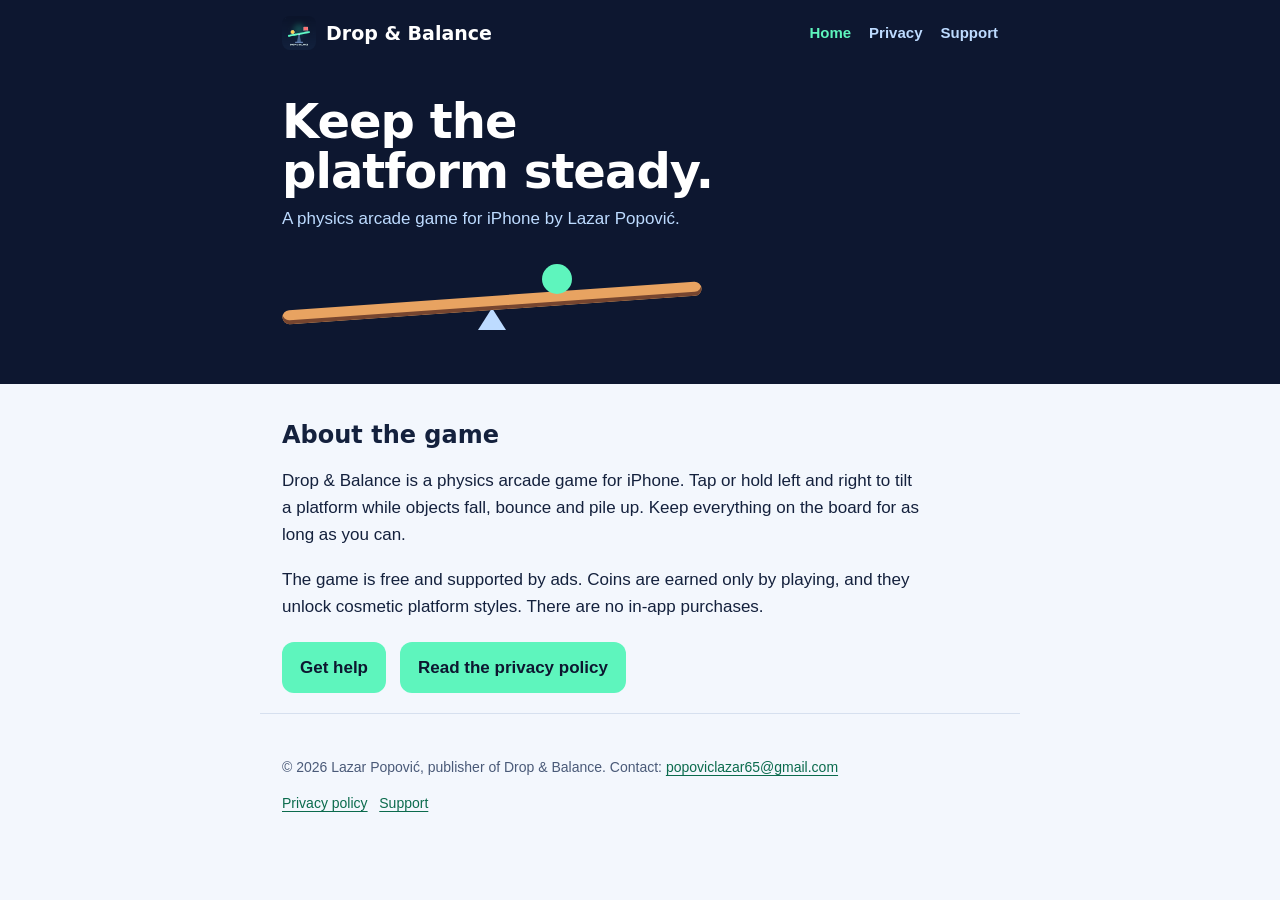
<file: index.html>
<!DOCTYPE html>
<html lang="en">
<head>
<meta charset="utf-8">
<meta name="viewport" content="width=device-width, initial-scale=1, viewport-fit=cover">
<title>Drop & Balance – physics arcade game for iPhone</title>
<meta name="description" content="Drop & Balance is a free physics arcade game for iPhone. Keep the platform steady as objects fall.">
<link rel="icon" href="app-icon.png">
<link rel="apple-touch-icon" href="app-icon.png">
<link rel="stylesheet" href="style.css">
</head>
<body>
<header class="top">
  <div class="bar">
    <a class="brand" href="index.html"><img src="app-icon.png" alt="">Drop &amp; Balance</a>
    <nav aria-label="Main"><a href="index.html" aria-current="page">Home</a><a href="privacy.html">Privacy</a><a href="support.html">Support</a></nav>
  </div>
  <div class="hero">
    <h1>Keep the platform steady.</h1>
    <p>A physics arcade game for iPhone by Lazar Popović.</p>
    <div class="seesaw" aria-hidden="true"><div class="pivot"></div><div class="plank"></div><div class="ball"></div></div>
  </div>
</header>
<main>
<h2>About the game</h2>
<p>Drop &amp; Balance is a physics arcade game for iPhone. Tap or hold left and right to tilt a platform while objects fall, bounce and pile up. Keep everything on the board for as long as you can.</p>
<p>The game is free and supported by ads. Coins are earned only by playing, and they unlock cosmetic platform styles. There are no in-app purchases.</p>
<ul class="links">
  <li><a href="support.html">Get help</a></li>
  <li><a href="privacy.html">Read the privacy policy</a></li>
</ul>
</main>
<footer>
  <p>© 2026 Lazar Popović, publisher of Drop &amp; Balance. Contact: <a href="mailto:popoviclazar65@gmail.com">popoviclazar65@gmail.com</a></p>
  <p><a href="privacy.html">Privacy policy</a> &nbsp; <a href="support.html">Support</a></p>
</footer>
</body>
</html>
</file>
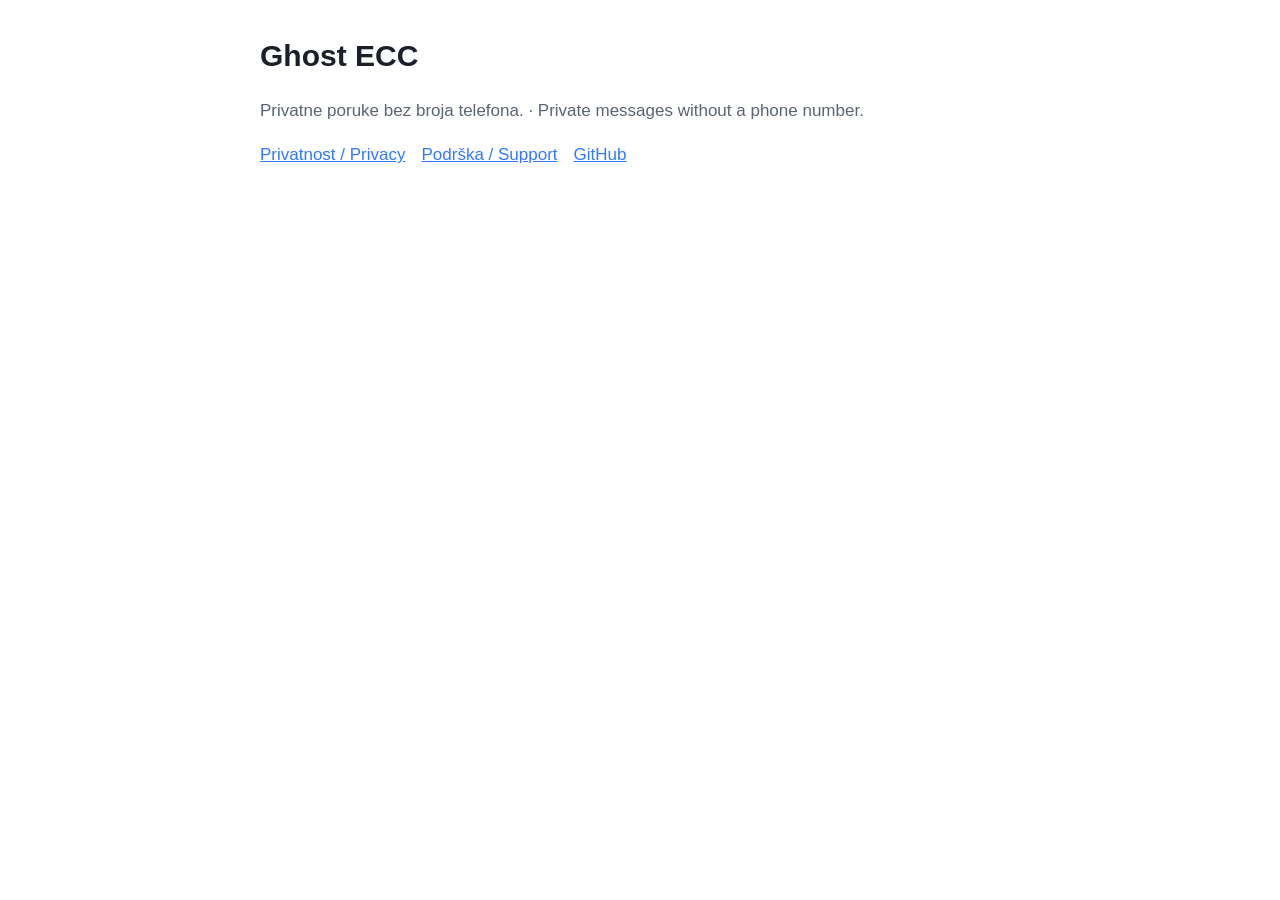
<file: ghostecc/index.html>
<!doctype html>
<html lang="en"><head><meta charset="utf-8"><meta name="viewport" content="width=device-width, initial-scale=1">
<title>Ghost ECC</title><link rel="stylesheet" href="style.css"></head>
<body><main>
<h1>Ghost ECC</h1>
<p class="muted">Privatne poruke bez broja telefona. · Private messages without a phone number.</p>
<nav><a href="privacy.html">Privatnost / Privacy</a><a href="support.html">Podrška / Support</a><a href="https://github.com/popoviclazar/ghostecc">GitHub</a></nav>
</main></body></html>
</file>
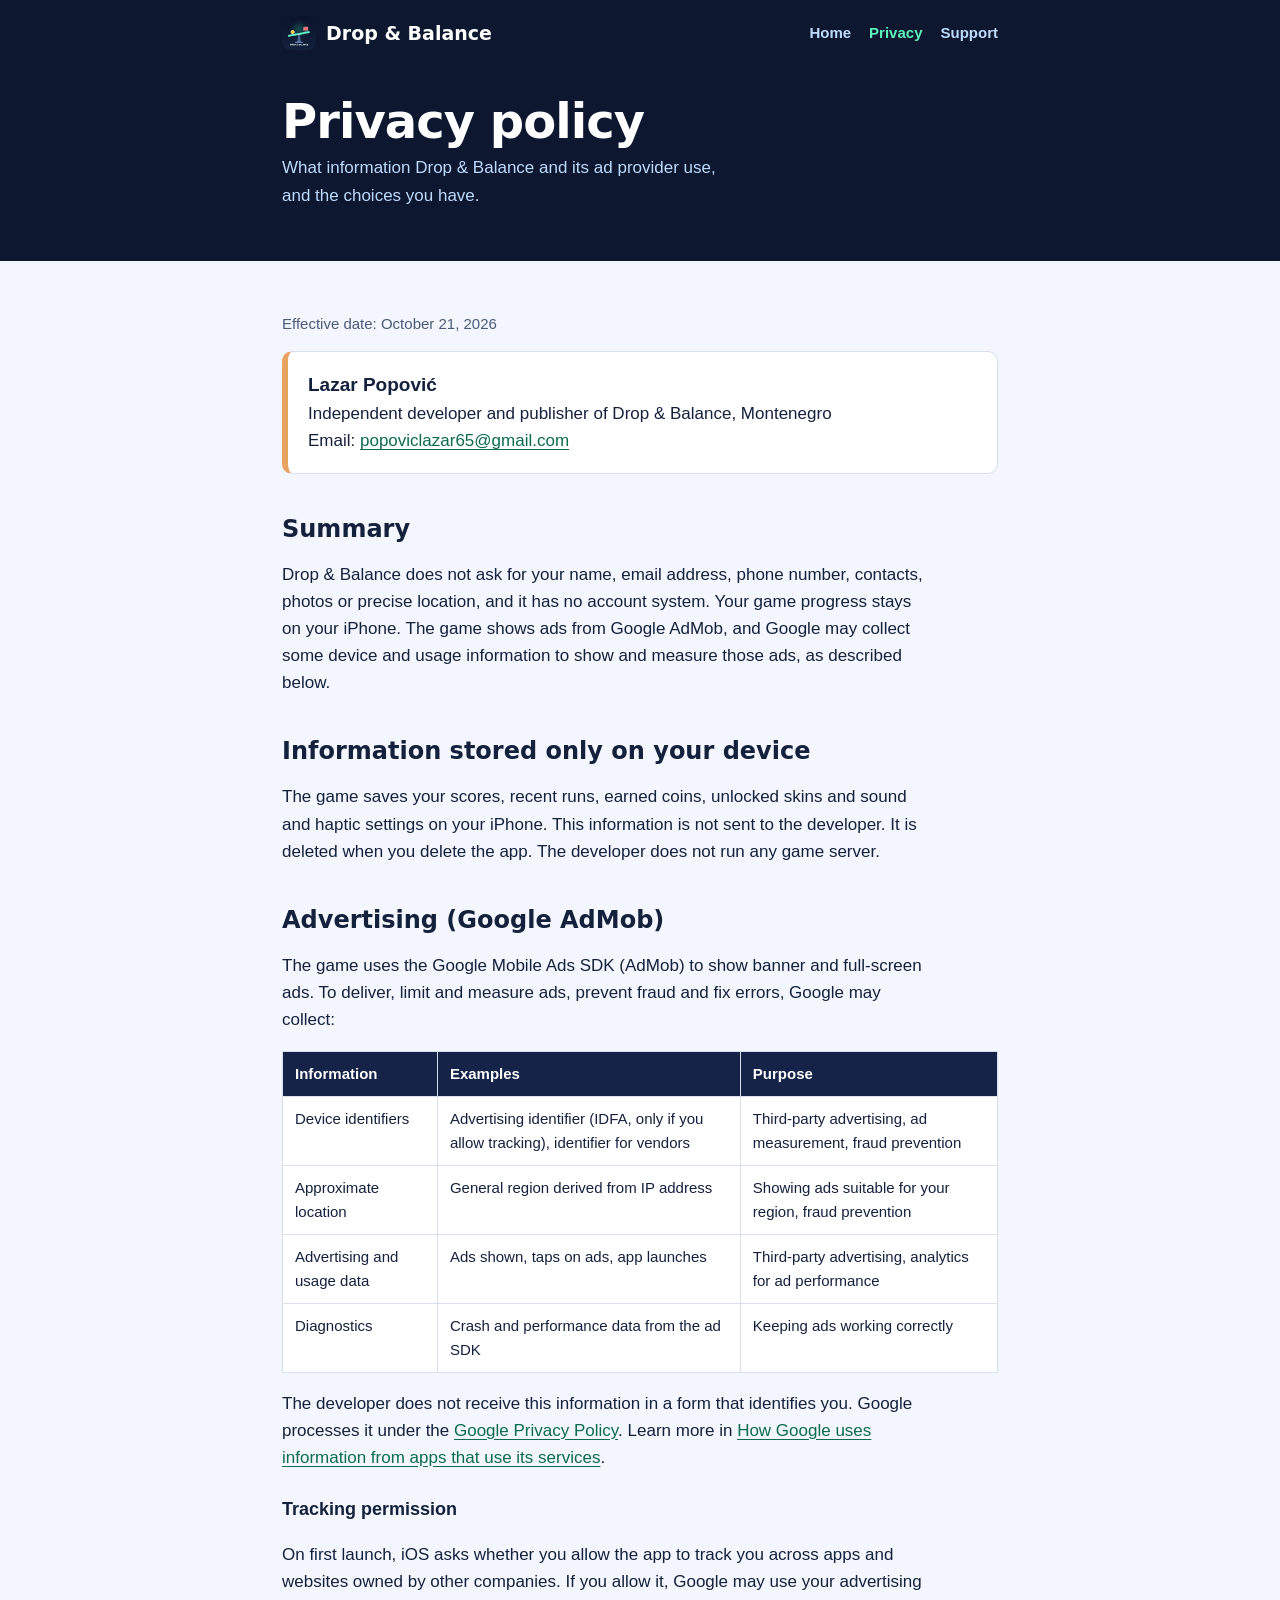
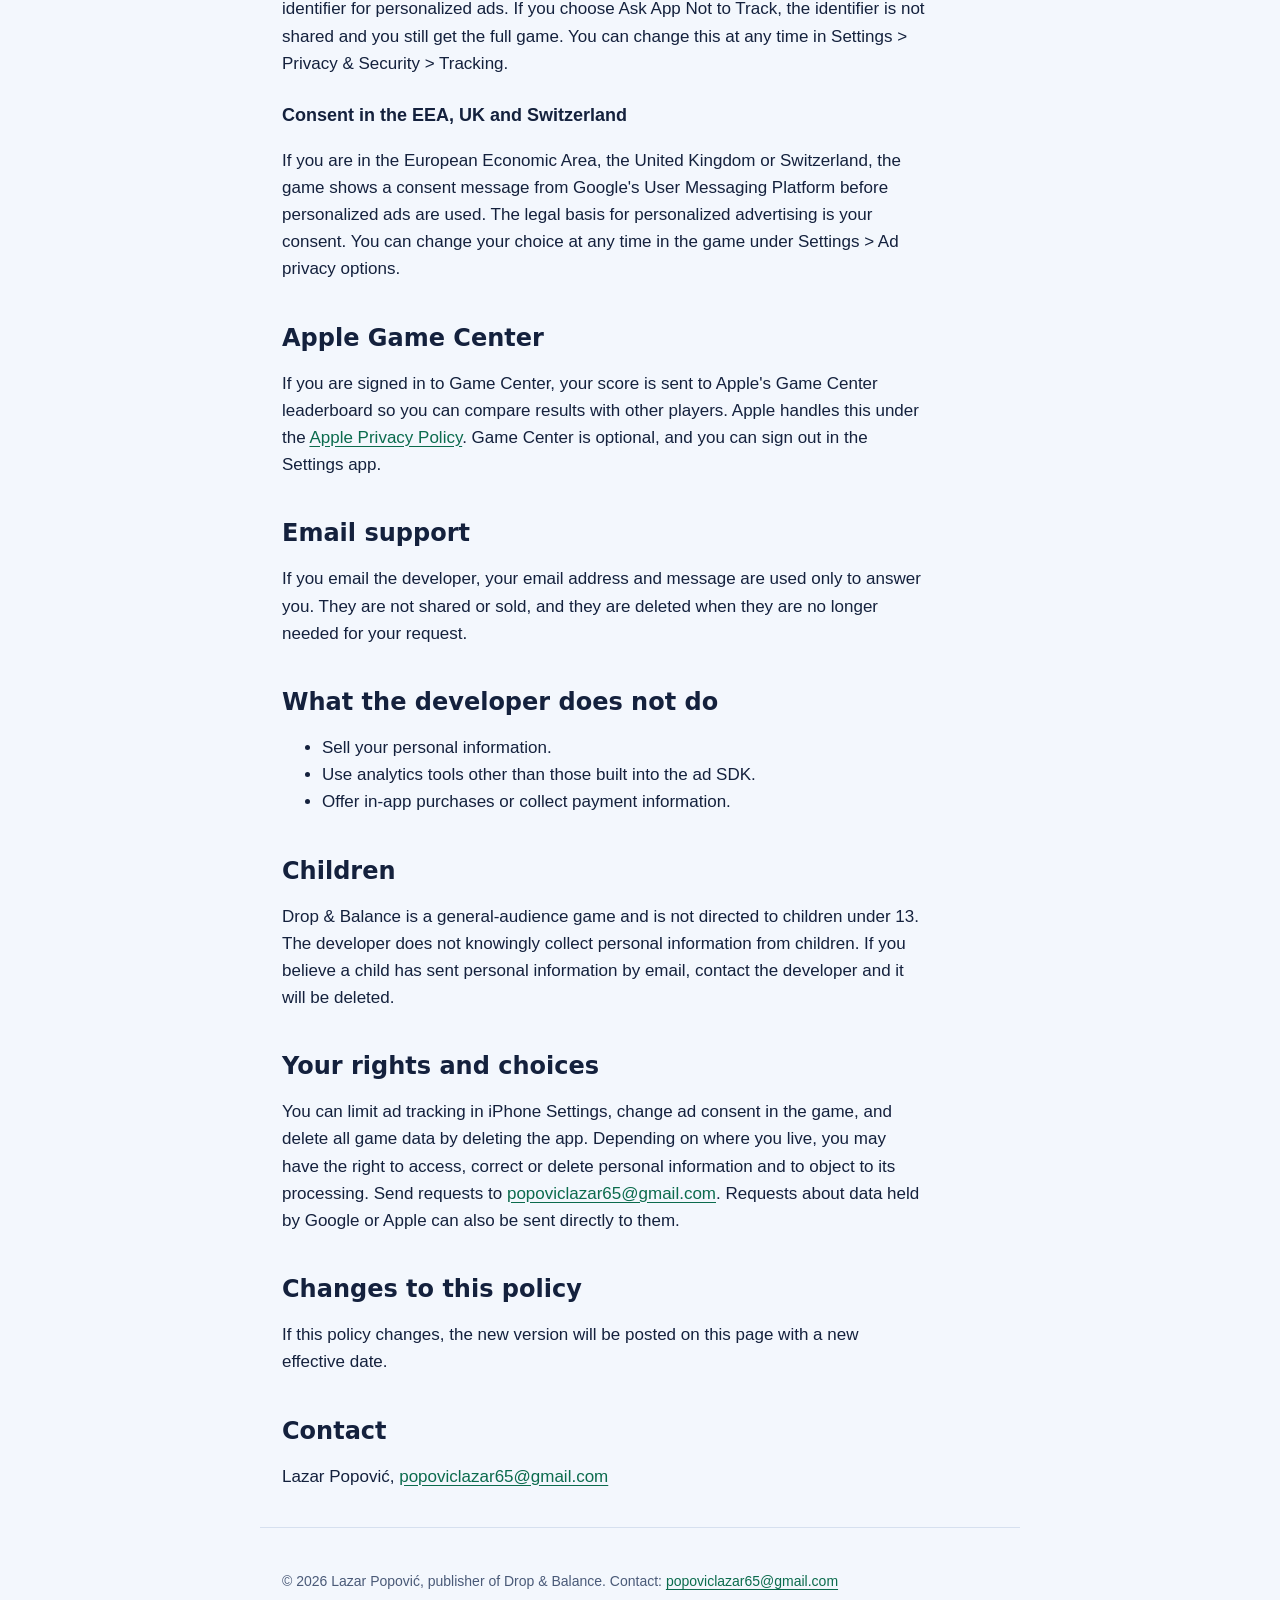
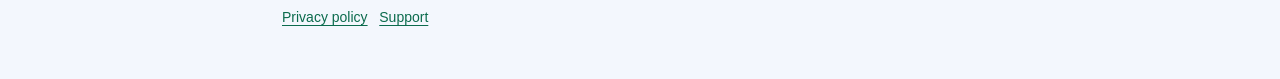
<file: privacy/index.html>
<!DOCTYPE html>
<html lang="en">
<head>
<meta charset="utf-8">
<meta name="viewport" content="width=device-width, initial-scale=1, viewport-fit=cover">
<title>Privacy Policy – Drop & Balance</title>
<meta name="description" content="Privacy policy for the Drop & Balance iPhone game.">
<link rel="icon" href="../app-icon.png">
<link rel="apple-touch-icon" href="../app-icon.png">
<link rel="stylesheet" href="../style.css">
</head>
<body>
<header class="top">
  <div class="bar">
    <a class="brand" href="../"><img src="../app-icon.png" alt="">Drop &amp; Balance</a>
    <nav aria-label="Main"><a href="../">Home</a><a href="../privacy/" aria-current="page">Privacy</a><a href="../support/">Support</a></nav>
  </div>
  <div class="hero">
    <h1>Privacy policy</h1>
    <p>What information Drop &amp; Balance and its ad provider use, and the choices you have.</p>
    
  </div>
</header>
<main>
<p class="meta">Effective date: October 21, 2026</p>
<div class="contact"><strong>Lazar Popović</strong>Independent developer and publisher of Drop &amp; Balance, Montenegro<br>Email: <a href="mailto:popoviclazar65@gmail.com">popoviclazar65@gmail.com</a></div>

<h2>Summary</h2>
<p>Drop &amp; Balance does not ask for your name, email address, phone number, contacts, photos or precise location, and it has no account system. Your game progress stays on your iPhone. The game shows ads from Google AdMob, and Google may collect some device and usage information to show and measure those ads, as described below.</p>

<h2>Information stored only on your device</h2>
<p>The game saves your scores, recent runs, earned coins, unlocked skins and sound and haptic settings on your iPhone. This information is not sent to the developer. It is deleted when you delete the app. The developer does not run any game server.</p>

<h2>Advertising (Google AdMob)</h2>
<p>The game uses the Google Mobile Ads SDK (AdMob) to show banner and full-screen ads. To deliver, limit and measure ads, prevent fraud and fix errors, Google may collect:</p>
<div class="table-wrap"><table>
<thead><tr><th>Information</th><th>Examples</th><th>Purpose</th></tr></thead>
<tbody>
<tr><td>Device identifiers</td><td>Advertising identifier (IDFA, only if you allow tracking), identifier for vendors</td><td>Third-party advertising, ad measurement, fraud prevention</td></tr>
<tr><td>Approximate location</td><td>General region derived from IP address</td><td>Showing ads suitable for your region, fraud prevention</td></tr>
<tr><td>Advertising and usage data</td><td>Ads shown, taps on ads, app launches</td><td>Third-party advertising, analytics for ad performance</td></tr>
<tr><td>Diagnostics</td><td>Crash and performance data from the ad SDK</td><td>Keeping ads working correctly</td></tr>
</tbody></table></div>
<p>The developer does not receive this information in a form that identifies you. Google processes it under the <a href="https://policies.google.com/privacy">Google Privacy Policy</a>. Learn more in <a href="https://policies.google.com/technologies/partner-sites">How Google uses information from apps that use its services</a>.</p>

<h3>Tracking permission</h3>
<p>On first launch, iOS asks whether you allow the app to track you across apps and websites owned by other companies. If you allow it, Google may use your advertising identifier for personalized ads. If you choose Ask App Not to Track, the identifier is not shared and you still get the full game. You can change this at any time in Settings &gt; Privacy &amp; Security &gt; Tracking.</p>

<h3>Consent in the EEA, UK and Switzerland</h3>
<p>If you are in the European Economic Area, the United Kingdom or Switzerland, the game shows a consent message from Google's User Messaging Platform before personalized ads are used. The legal basis for personalized advertising is your consent. You can change your choice at any time in the game under Settings &gt; Ad privacy options.</p>

<h2>Apple Game Center</h2>
<p>If you are signed in to Game Center, your score is sent to Apple's Game Center leaderboard so you can compare results with other players. Apple handles this under the <a href="https://www.apple.com/legal/privacy/">Apple Privacy Policy</a>. Game Center is optional, and you can sign out in the Settings app.</p>

<h2>Email support</h2>
<p>If you email the developer, your email address and message are used only to answer you. They are not shared or sold, and they are deleted when they are no longer needed for your request.</p>

<h2>What the developer does not do</h2>
<ul>
<li>Sell your personal information.</li>
<li>Use analytics tools other than those built into the ad SDK.</li>
<li>Offer in-app purchases or collect payment information.</li>
</ul>

<h2>Children</h2>
<p>Drop &amp; Balance is a general-audience game and is not directed to children under 13. The developer does not knowingly collect personal information from children. If you believe a child has sent personal information by email, contact the developer and it will be deleted.</p>

<h2>Your rights and choices</h2>
<p>You can limit ad tracking in iPhone Settings, change ad consent in the game, and delete all game data by deleting the app. Depending on where you live, you may have the right to access, correct or delete personal information and to object to its processing. Send requests to <a href="mailto:popoviclazar65@gmail.com">popoviclazar65@gmail.com</a>. Requests about data held by Google or Apple can also be sent directly to them.</p>

<h2>Changes to this policy</h2>
<p>If this policy changes, the new version will be posted on this page with a new effective date.</p>

<h2>Contact</h2>
<p>Lazar Popović, <a href="mailto:popoviclazar65@gmail.com">popoviclazar65@gmail.com</a></p>
</main>
<footer>
  <p>© 2026 Lazar Popović, publisher of Drop &amp; Balance. Contact: <a href="mailto:popoviclazar65@gmail.com">popoviclazar65@gmail.com</a></p>
  <p><a href="../privacy/">Privacy policy</a> &nbsp; <a href="../support/">Support</a></p>
</footer>
</body>
</html>
</file>
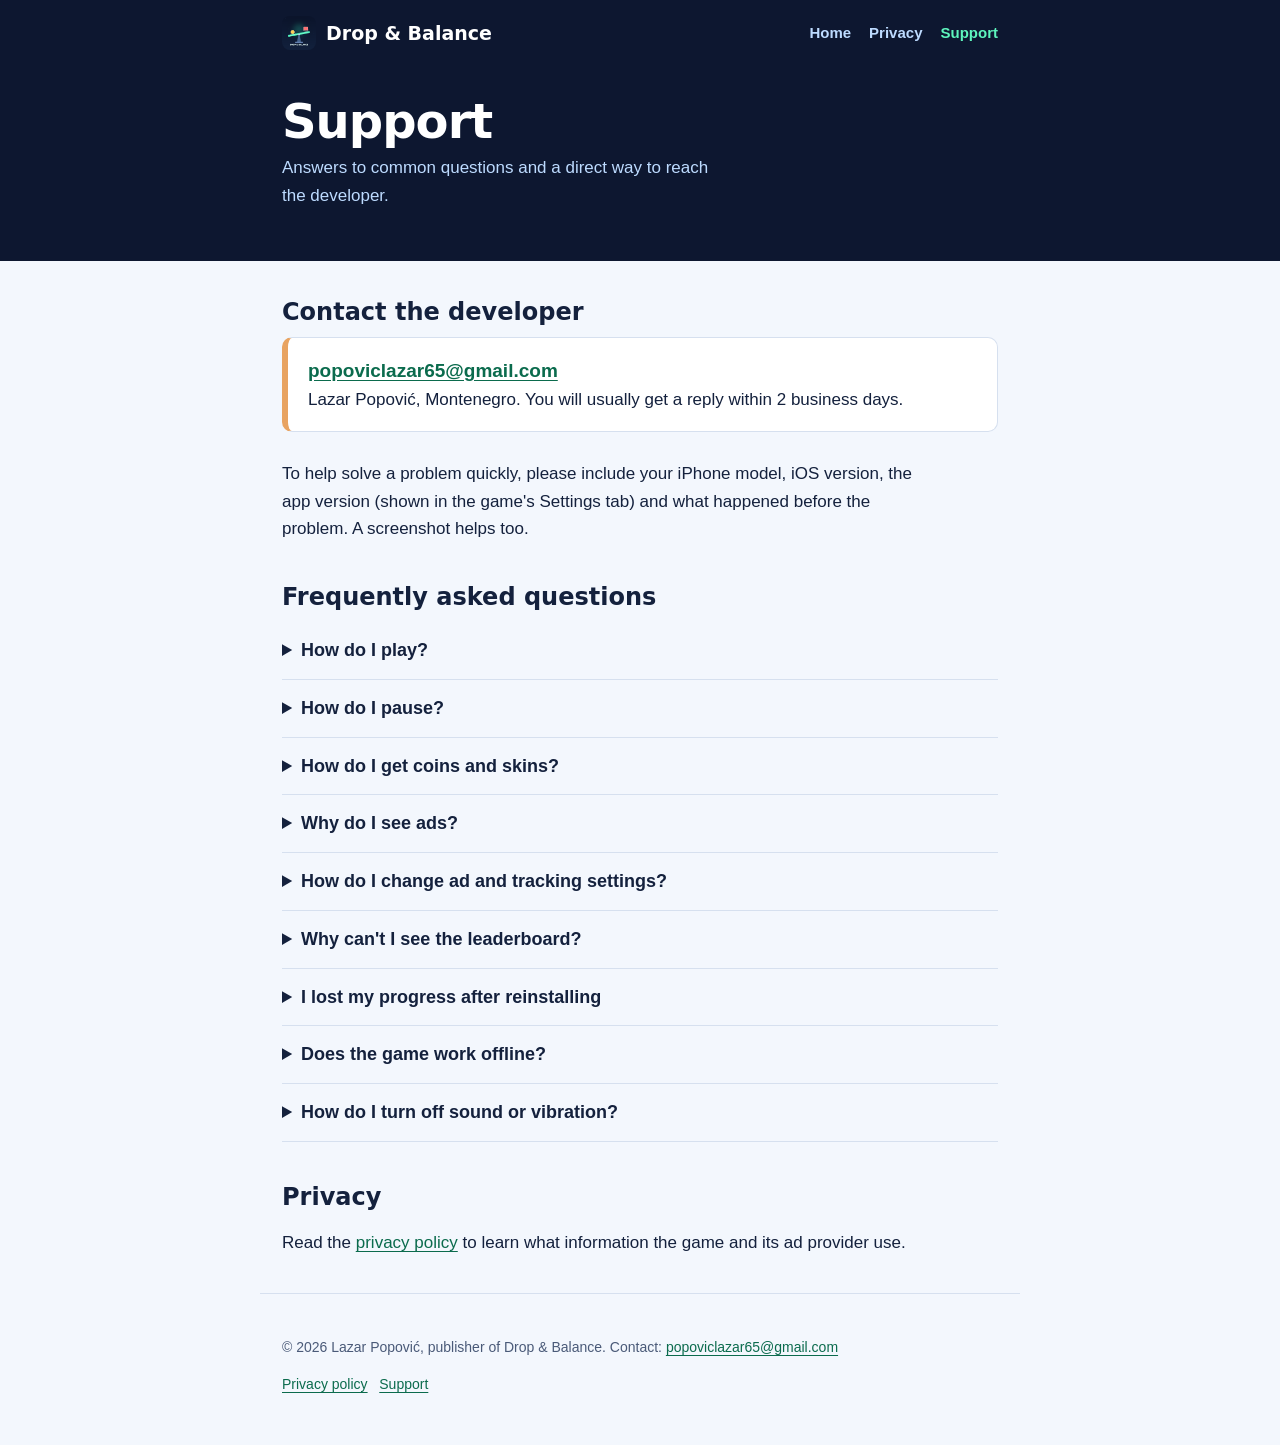
<file: support/index.html>
<!DOCTYPE html>
<html lang="en">
<head>
<meta charset="utf-8">
<meta name="viewport" content="width=device-width, initial-scale=1, viewport-fit=cover">
<title>Support – Drop & Balance</title>
<meta name="description" content="Help and contact for the Drop & Balance iPhone game.">
<link rel="icon" href="../app-icon.png">
<link rel="apple-touch-icon" href="../app-icon.png">
<link rel="stylesheet" href="../style.css">
</head>
<body>
<header class="top">
  <div class="bar">
    <a class="brand" href="../"><img src="../app-icon.png" alt="">Drop &amp; Balance</a>
    <nav aria-label="Main"><a href="../">Home</a><a href="../privacy/">Privacy</a><a href="../support/" aria-current="page">Support</a></nav>
  </div>
  <div class="hero">
    <h1>Support</h1>
    <p>Answers to common questions and a direct way to reach the developer.</p>
    
  </div>
</header>
<main>
<h2>Contact the developer</h2>
<div class="contact"><strong><a href="mailto:popoviclazar65@gmail.com?subject=Drop%20%26%20Balance%20support">popoviclazar65@gmail.com</a></strong>Lazar Popović, Montenegro. You will usually get a reply within 2 business days.</div>
<p>To help solve a problem quickly, please include your iPhone model, iOS version, the app version (shown in the game&#39;s Settings tab) and what happened before the problem. A screenshot helps too.</p>

<h2>Frequently asked questions</h2>
<details><summary>How do I play?</summary><p>Tap or hold LEFT to lower the left end of the platform, or RIGHT to lower the right end. Keep the falling objects on the platform. The run ends when an object falls off or the platform tips over.</p></details><details><summary>How do I pause?</summary><p>Tap the pause button at the top of the game screen. Switching to another tab or leaving the app also pauses your run. Return to Play and tap Resume.</p></details><details><summary>How do I get coins and skins?</summary><p>You earn coins at the end of every run. Open the Skins tab to unlock and choose a platform style. Skins only change the look of the platform. There are no in-app purchases.</p></details><details><summary>Why do I see ads?</summary><p>Ads keep the game free. A banner appears at the bottom of the screen, and sometimes a full-screen ad appears before a new run starts. Ads never appear in the middle of a run.</p></details><details><summary>How do I change ad and tracking settings?</summary><p>To change tracking permission, go to Settings &gt; Privacy &amp; Security &gt; Tracking on your iPhone. If you are in the EEA, UK or Switzerland, open the game&#39;s Settings tab and tap Ad privacy options.</p></details><details><summary>Why can&#39;t I see the leaderboard?</summary><p>The leaderboard uses Apple Game Center. Sign in to Game Center in the Settings app and make sure you are online. The game works fully without Game Center.</p></details><details><summary>I lost my progress after reinstalling</summary><p>Progress is stored only on your iPhone, so deleting the app also deletes your coins, skins and scores. Game Center scores you submitted stay on the leaderboard.</p></details><details><summary>Does the game work offline?</summary><p>Yes. Gameplay and your local records work without internet. Ads and Game Center need a connection.</p></details><details><summary>How do I turn off sound or vibration?</summary><p>Open the Settings tab in the game and switch off Sound effects or Haptics. The iPhone silent switch also mutes game sounds.</p></details>

<h2>Privacy</h2>
<p>Read the <a href="../privacy/">privacy policy</a> to learn what information the game and its ad provider use.</p>
</main>
<footer>
  <p>© 2026 Lazar Popović, publisher of Drop &amp; Balance. Contact: <a href="mailto:popoviclazar65@gmail.com">popoviclazar65@gmail.com</a></p>
  <p><a href="../privacy/">Privacy policy</a> &nbsp; <a href="../support/">Support</a></p>
</footer>
</body>
</html>
</file>
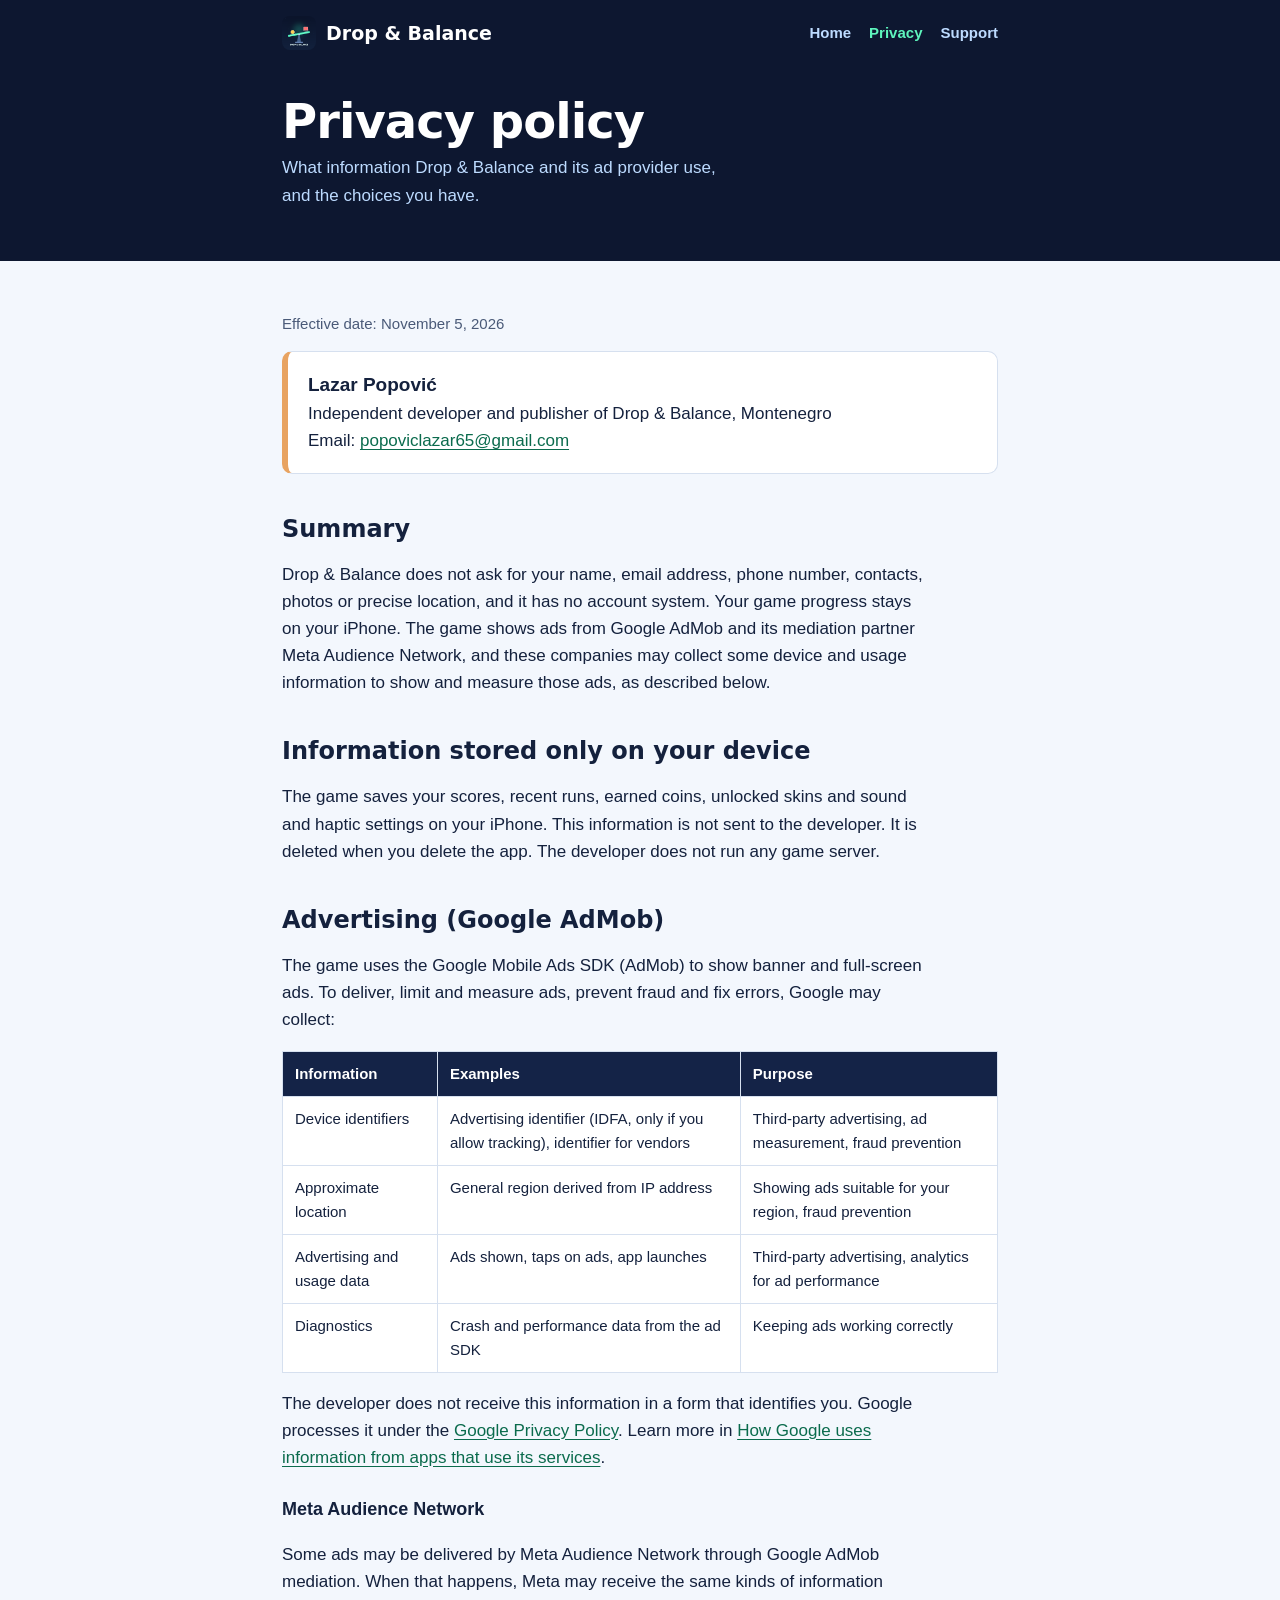
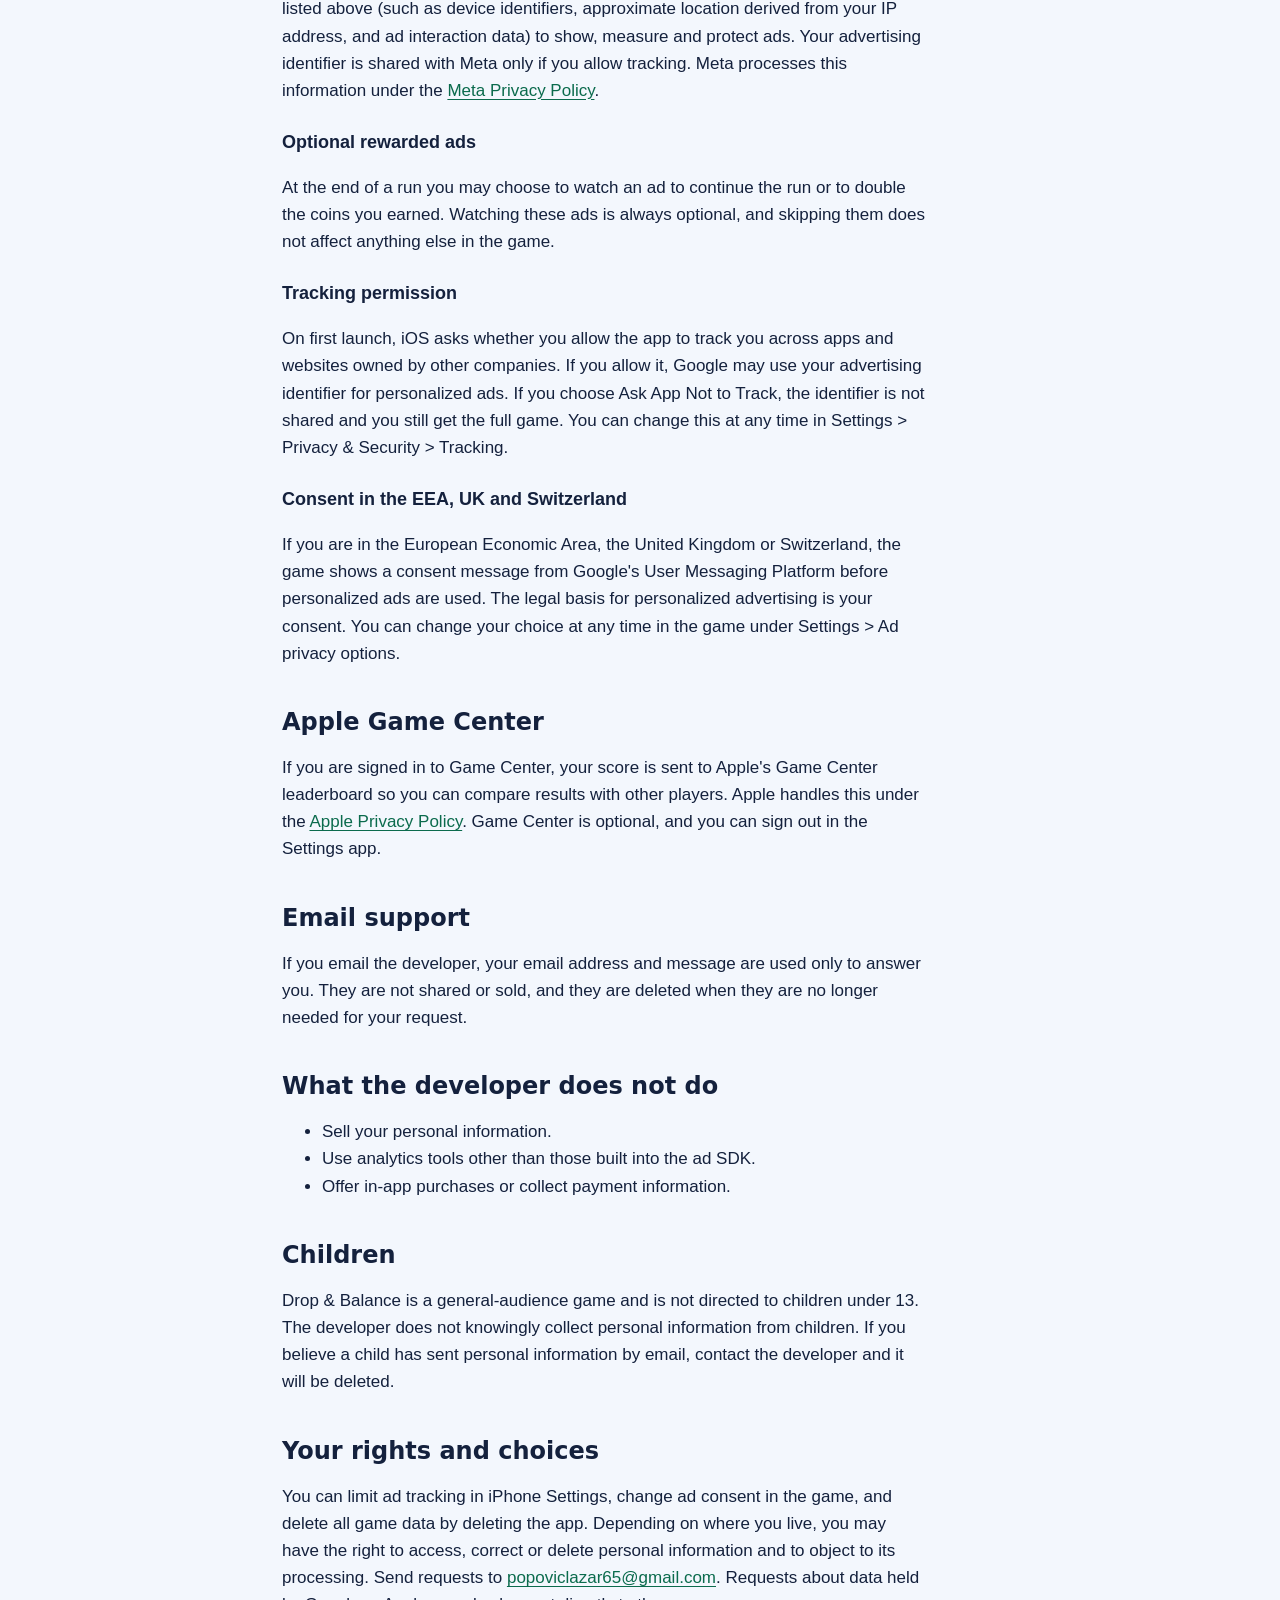
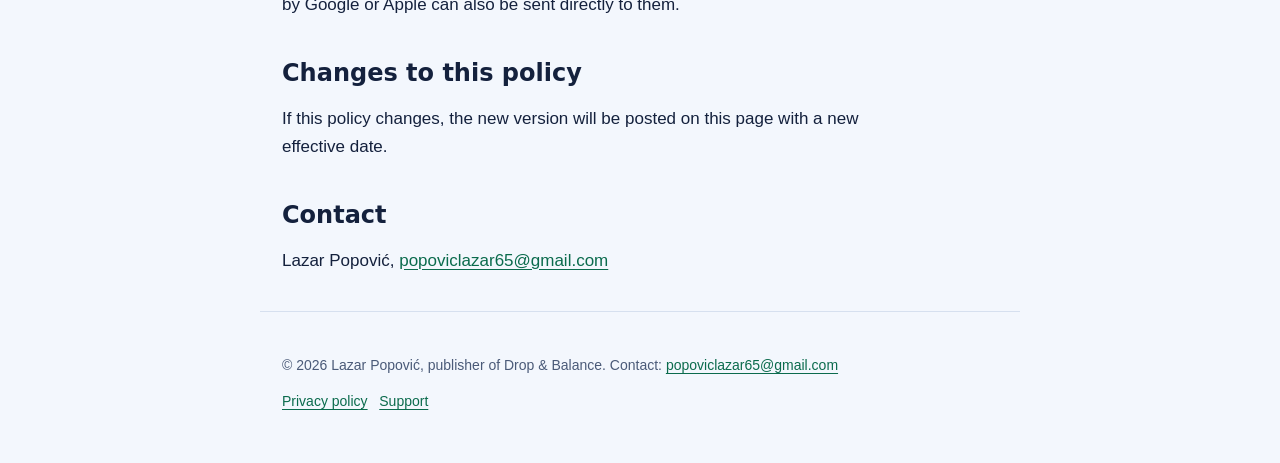
<file: privacy.html>
<!DOCTYPE html>
<html lang="en">
<head>
<meta charset="utf-8">
<meta name="viewport" content="width=device-width, initial-scale=1, viewport-fit=cover">
<title>Privacy Policy – Drop & Balance</title>
<meta name="description" content="Privacy policy for the Drop & Balance iPhone game.">
<link rel="icon" href="app-icon.png">
<link rel="apple-touch-icon" href="app-icon.png">
<link rel="stylesheet" href="style.css">
</head>
<body>
<header class="top">
  <div class="bar">
    <a class="brand" href="index.html"><img src="app-icon.png" alt="">Drop &amp; Balance</a>
    <nav aria-label="Main"><a href="index.html">Home</a><a href="privacy.html" aria-current="page">Privacy</a><a href="support.html">Support</a></nav>
  </div>
  <div class="hero">
    <h1>Privacy policy</h1>
    <p>What information Drop &amp; Balance and its ad provider use, and the choices you have.</p>
    
  </div>
</header>
<main>
<p class="meta">Effective date: November 5, 2026</p>
<div class="contact"><strong>Lazar Popović</strong>Independent developer and publisher of Drop &amp; Balance, Montenegro<br>Email: <a href="mailto:popoviclazar65@gmail.com">popoviclazar65@gmail.com</a></div>

<h2>Summary</h2>
<p>Drop &amp; Balance does not ask for your name, email address, phone number, contacts, photos or precise location, and it has no account system. Your game progress stays on your iPhone. The game shows ads from Google AdMob and its mediation partner Meta Audience Network, and these companies may collect some device and usage information to show and measure those ads, as described below.</p>

<h2>Information stored only on your device</h2>
<p>The game saves your scores, recent runs, earned coins, unlocked skins and sound and haptic settings on your iPhone. This information is not sent to the developer. It is deleted when you delete the app. The developer does not run any game server.</p>

<h2>Advertising (Google AdMob)</h2>
<p>The game uses the Google Mobile Ads SDK (AdMob) to show banner and full-screen ads. To deliver, limit and measure ads, prevent fraud and fix errors, Google may collect:</p>
<div class="table-wrap"><table>
<thead><tr><th>Information</th><th>Examples</th><th>Purpose</th></tr></thead>
<tbody>
<tr><td>Device identifiers</td><td>Advertising identifier (IDFA, only if you allow tracking), identifier for vendors</td><td>Third-party advertising, ad measurement, fraud prevention</td></tr>
<tr><td>Approximate location</td><td>General region derived from IP address</td><td>Showing ads suitable for your region, fraud prevention</td></tr>
<tr><td>Advertising and usage data</td><td>Ads shown, taps on ads, app launches</td><td>Third-party advertising, analytics for ad performance</td></tr>
<tr><td>Diagnostics</td><td>Crash and performance data from the ad SDK</td><td>Keeping ads working correctly</td></tr>
</tbody></table></div>
<p>The developer does not receive this information in a form that identifies you. Google processes it under the <a href="https://policies.google.com/privacy">Google Privacy Policy</a>. Learn more in <a href="https://policies.google.com/technologies/partner-sites">How Google uses information from apps that use its services</a>.</p>
<h3>Meta Audience Network</h3>
<p>Some ads may be delivered by Meta Audience Network through Google AdMob mediation. When that happens, Meta may receive the same kinds of information listed above (such as device identifiers, approximate location derived from your IP address, and ad interaction data) to show, measure and protect ads. Your advertising identifier is shared with Meta only if you allow tracking. Meta processes this information under the <a href="https://www.facebook.com/privacy/policy/">Meta Privacy Policy</a>.</p>
<h3>Optional rewarded ads</h3>
<p>At the end of a run you may choose to watch an ad to continue the run or to double the coins you earned. Watching these ads is always optional, and skipping them does not affect anything else in the game.</p>

<h3>Tracking permission</h3>
<p>On first launch, iOS asks whether you allow the app to track you across apps and websites owned by other companies. If you allow it, Google may use your advertising identifier for personalized ads. If you choose Ask App Not to Track, the identifier is not shared and you still get the full game. You can change this at any time in Settings &gt; Privacy &amp; Security &gt; Tracking.</p>

<h3>Consent in the EEA, UK and Switzerland</h3>
<p>If you are in the European Economic Area, the United Kingdom or Switzerland, the game shows a consent message from Google's User Messaging Platform before personalized ads are used. The legal basis for personalized advertising is your consent. You can change your choice at any time in the game under Settings &gt; Ad privacy options.</p>

<h2>Apple Game Center</h2>
<p>If you are signed in to Game Center, your score is sent to Apple's Game Center leaderboard so you can compare results with other players. Apple handles this under the <a href="https://www.apple.com/legal/privacy/">Apple Privacy Policy</a>. Game Center is optional, and you can sign out in the Settings app.</p>

<h2>Email support</h2>
<p>If you email the developer, your email address and message are used only to answer you. They are not shared or sold, and they are deleted when they are no longer needed for your request.</p>

<h2>What the developer does not do</h2>
<ul>
<li>Sell your personal information.</li>
<li>Use analytics tools other than those built into the ad SDK.</li>
<li>Offer in-app purchases or collect payment information.</li>
</ul>

<h2>Children</h2>
<p>Drop &amp; Balance is a general-audience game and is not directed to children under 13. The developer does not knowingly collect personal information from children. If you believe a child has sent personal information by email, contact the developer and it will be deleted.</p>

<h2>Your rights and choices</h2>
<p>You can limit ad tracking in iPhone Settings, change ad consent in the game, and delete all game data by deleting the app. Depending on where you live, you may have the right to access, correct or delete personal information and to object to its processing. Send requests to <a href="mailto:popoviclazar65@gmail.com">popoviclazar65@gmail.com</a>. Requests about data held by Google or Apple can also be sent directly to them.</p>

<h2>Changes to this policy</h2>
<p>If this policy changes, the new version will be posted on this page with a new effective date.</p>

<h2>Contact</h2>
<p>Lazar Popović, <a href="mailto:popoviclazar65@gmail.com">popoviclazar65@gmail.com</a></p>
</main>
<footer>
  <p>© 2026 Lazar Popović, publisher of Drop &amp; Balance. Contact: <a href="mailto:popoviclazar65@gmail.com">popoviclazar65@gmail.com</a></p>
  <p><a href="privacy.html">Privacy policy</a> &nbsp; <a href="support.html">Support</a></p>
</footer>
</body>
</html>
</file>
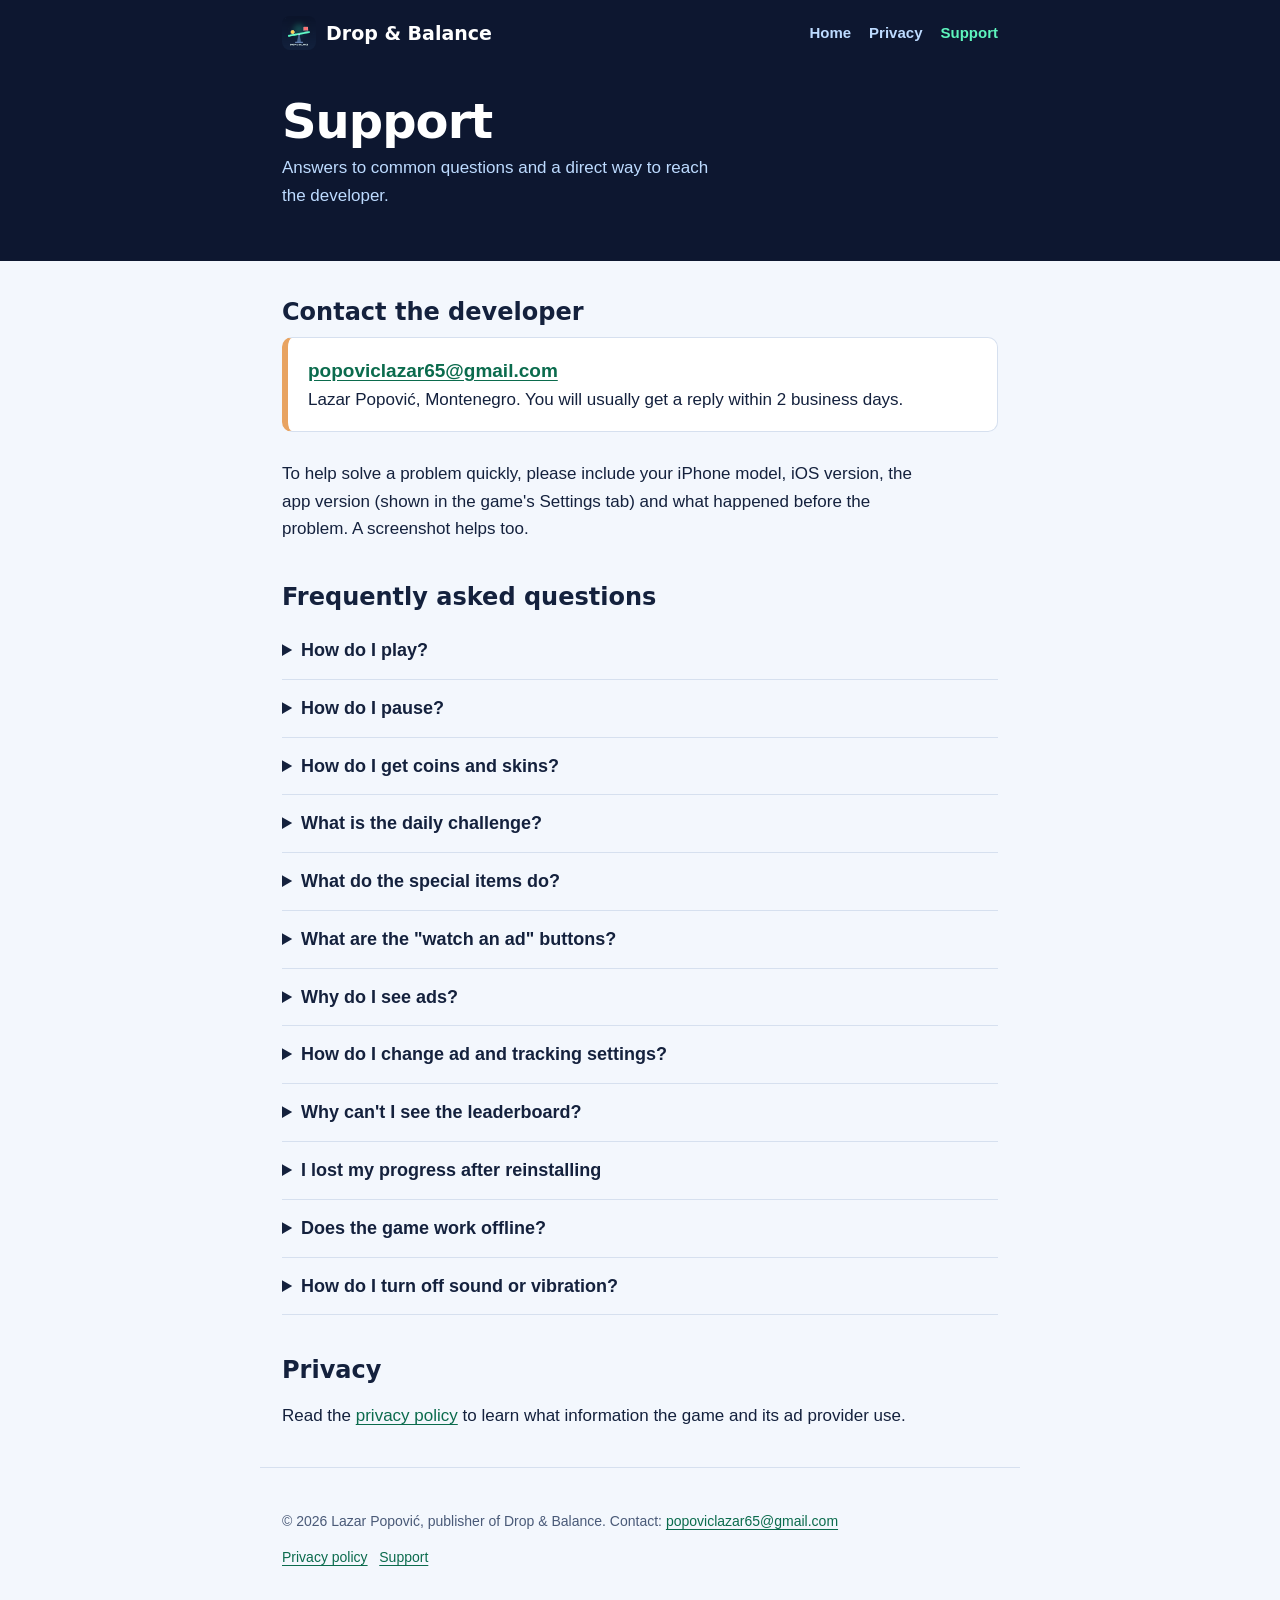
<file: support.html>
<!DOCTYPE html>
<html lang="en">
<head>
<meta charset="utf-8">
<meta name="viewport" content="width=device-width, initial-scale=1, viewport-fit=cover">
<title>Support – Drop & Balance</title>
<meta name="description" content="Help and contact for the Drop & Balance iPhone game.">
<link rel="icon" href="app-icon.png">
<link rel="apple-touch-icon" href="app-icon.png">
<link rel="stylesheet" href="style.css">
</head>
<body>
<header class="top">
  <div class="bar">
    <a class="brand" href="index.html"><img src="app-icon.png" alt="">Drop &amp; Balance</a>
    <nav aria-label="Main"><a href="index.html">Home</a><a href="privacy.html">Privacy</a><a href="support.html" aria-current="page">Support</a></nav>
  </div>
  <div class="hero">
    <h1>Support</h1>
    <p>Answers to common questions and a direct way to reach the developer.</p>
    
  </div>
</header>
<main>
<h2>Contact the developer</h2>
<div class="contact"><strong><a href="mailto:popoviclazar65@gmail.com?subject=Drop%20%26%20Balance%20support">popoviclazar65@gmail.com</a></strong>Lazar Popović, Montenegro. You will usually get a reply within 2 business days.</div>
<p>To help solve a problem quickly, please include your iPhone model, iOS version, the app version (shown in the game&#39;s Settings tab) and what happened before the problem. A screenshot helps too.</p>

<h2>Frequently asked questions</h2>
<details><summary>How do I play?</summary><p>Tap or hold LEFT to lower the left end of the platform, or RIGHT to lower the right end. Keep the falling objects on the platform. The run ends when an object falls off or the platform tips over.</p></details><details><summary>How do I pause?</summary><p>Tap the pause button at the top of the game screen. Switching to another tab or leaving the app also pauses your run. Return to Play and tap Resume.</p></details><details><summary>How do I get coins and skins?</summary><p>You earn coins at the end of every run. Open the Skins tab to unlock and choose a platform style. Skins only change the look of the platform. There are no in-app purchases.</p></details><details><summary>What is the daily challenge?</summary><p>Every day there is one challenge with special rules, and it is the same for every player. It changes at midnight UTC. Your first daily run each day earns a streak reward, and playing on consecutive days increases it up to 100 coins.</p></details><details><summary>What do the special items do?</summary><p>Catch a star for 10 bonus points. Honey stops items sliding for a few seconds, and the compass steadies the platform. A bomb starts a countdown when it lands: slide it off the platform before it explodes to earn 8 bonus points. Ice is very slippery.</p></details><details><summary>What are the &quot;watch an ad&quot; buttons?</summary><p>At the end of a run you can choose to watch an ad to continue that run once or to double the coins you earned. They are always optional.</p></details><details><summary>Why do I see ads?</summary><p>Ads keep the game free. A banner appears at the bottom of the screen, and sometimes a full-screen ad appears before a new run starts. Ads never appear in the middle of a run.</p></details><details><summary>How do I change ad and tracking settings?</summary><p>To change tracking permission, go to Settings &gt; Privacy &amp; Security &gt; Tracking on your iPhone. If you are in the EEA, UK or Switzerland, open the game&#39;s Settings tab and tap Ad privacy options.</p></details><details><summary>Why can&#39;t I see the leaderboard?</summary><p>The leaderboard uses Apple Game Center. Sign in to Game Center in the Settings app and make sure you are online. The game works fully without Game Center.</p></details><details><summary>I lost my progress after reinstalling</summary><p>Progress is stored only on your iPhone, so deleting the app also deletes your coins, skins and scores. Game Center scores you submitted stay on the leaderboard.</p></details><details><summary>Does the game work offline?</summary><p>Yes. Gameplay and your local records work without internet. Ads and Game Center need a connection.</p></details><details><summary>How do I turn off sound or vibration?</summary><p>Open the Settings tab in the game and switch off Sound effects or Haptics. The iPhone silent switch also mutes game sounds.</p></details>

<h2>Privacy</h2>
<p>Read the <a href="privacy.html">privacy policy</a> to learn what information the game and its ad provider use.</p>
</main>
<footer>
  <p>© 2026 Lazar Popović, publisher of Drop &amp; Balance. Contact: <a href="mailto:popoviclazar65@gmail.com">popoviclazar65@gmail.com</a></p>
  <p><a href="privacy.html">Privacy policy</a> &nbsp; <a href="support.html">Support</a></p>
</footer>
</body>
</html>
</file>
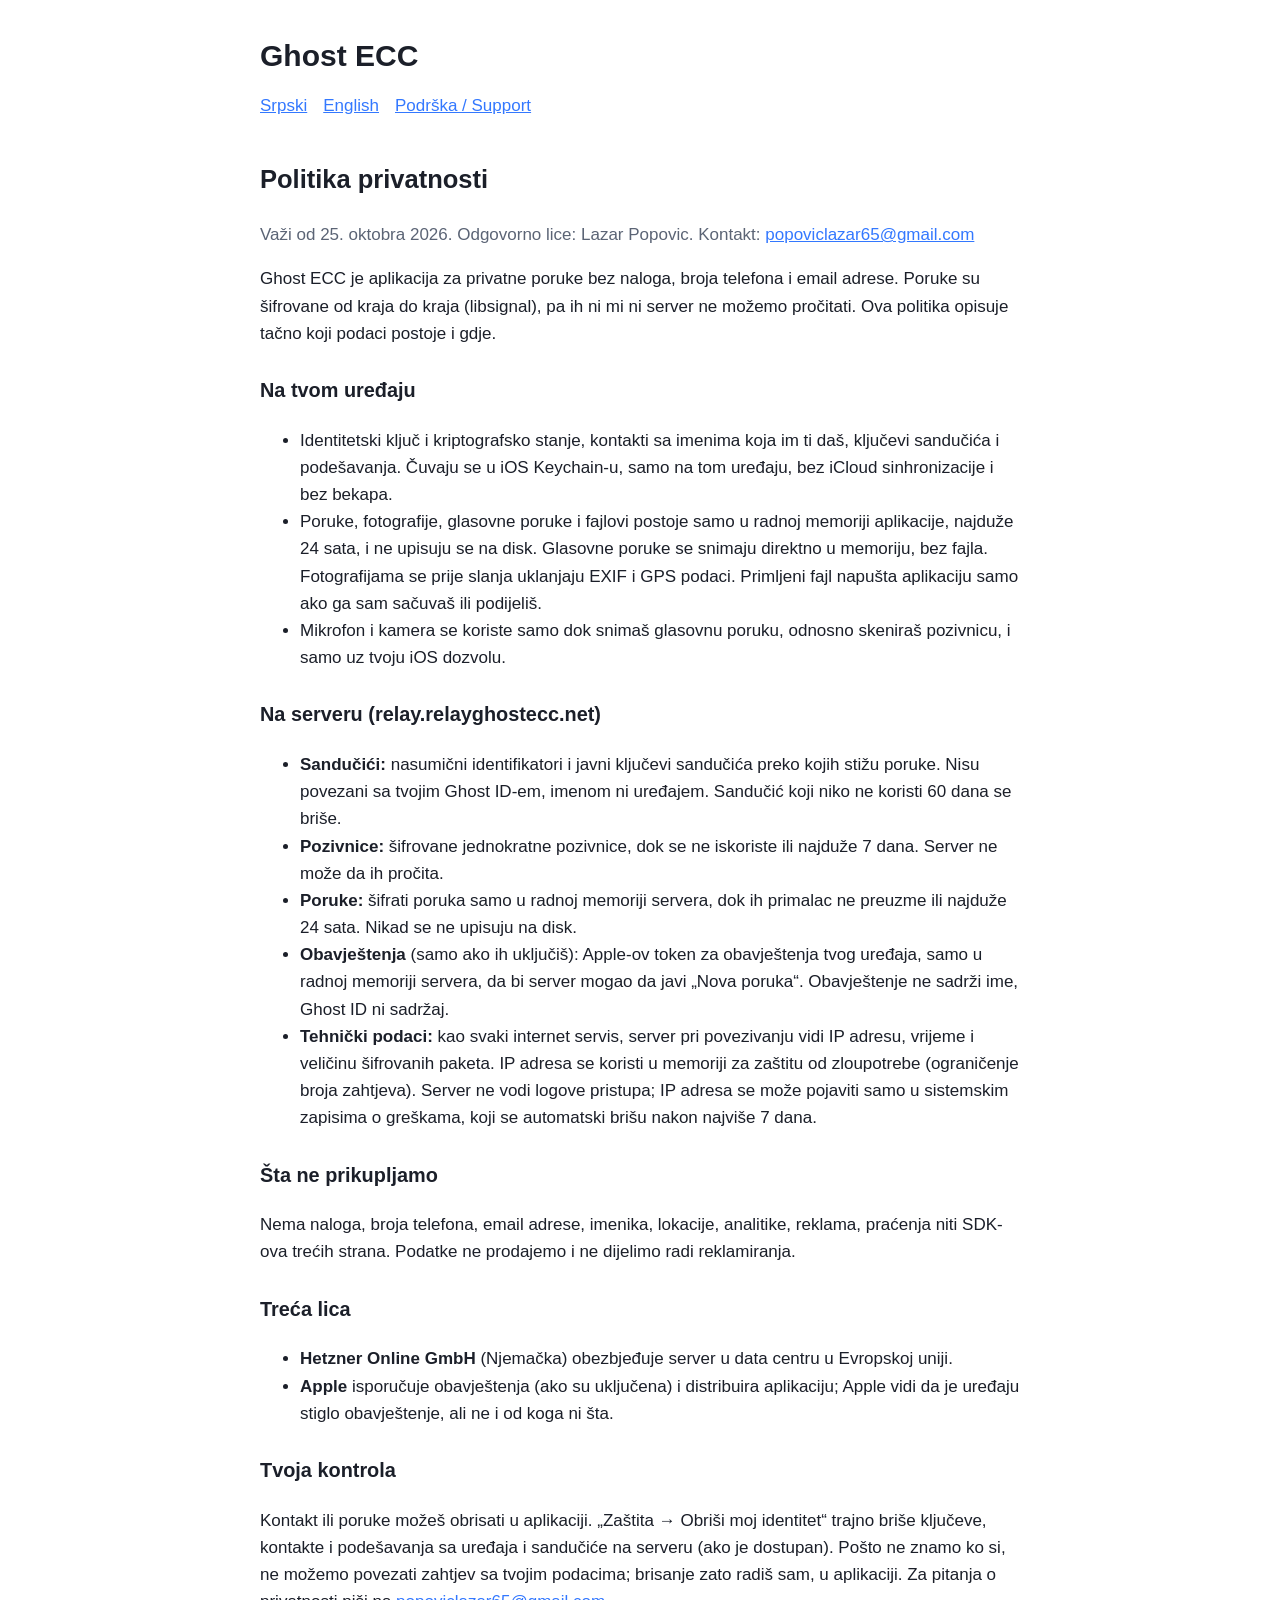
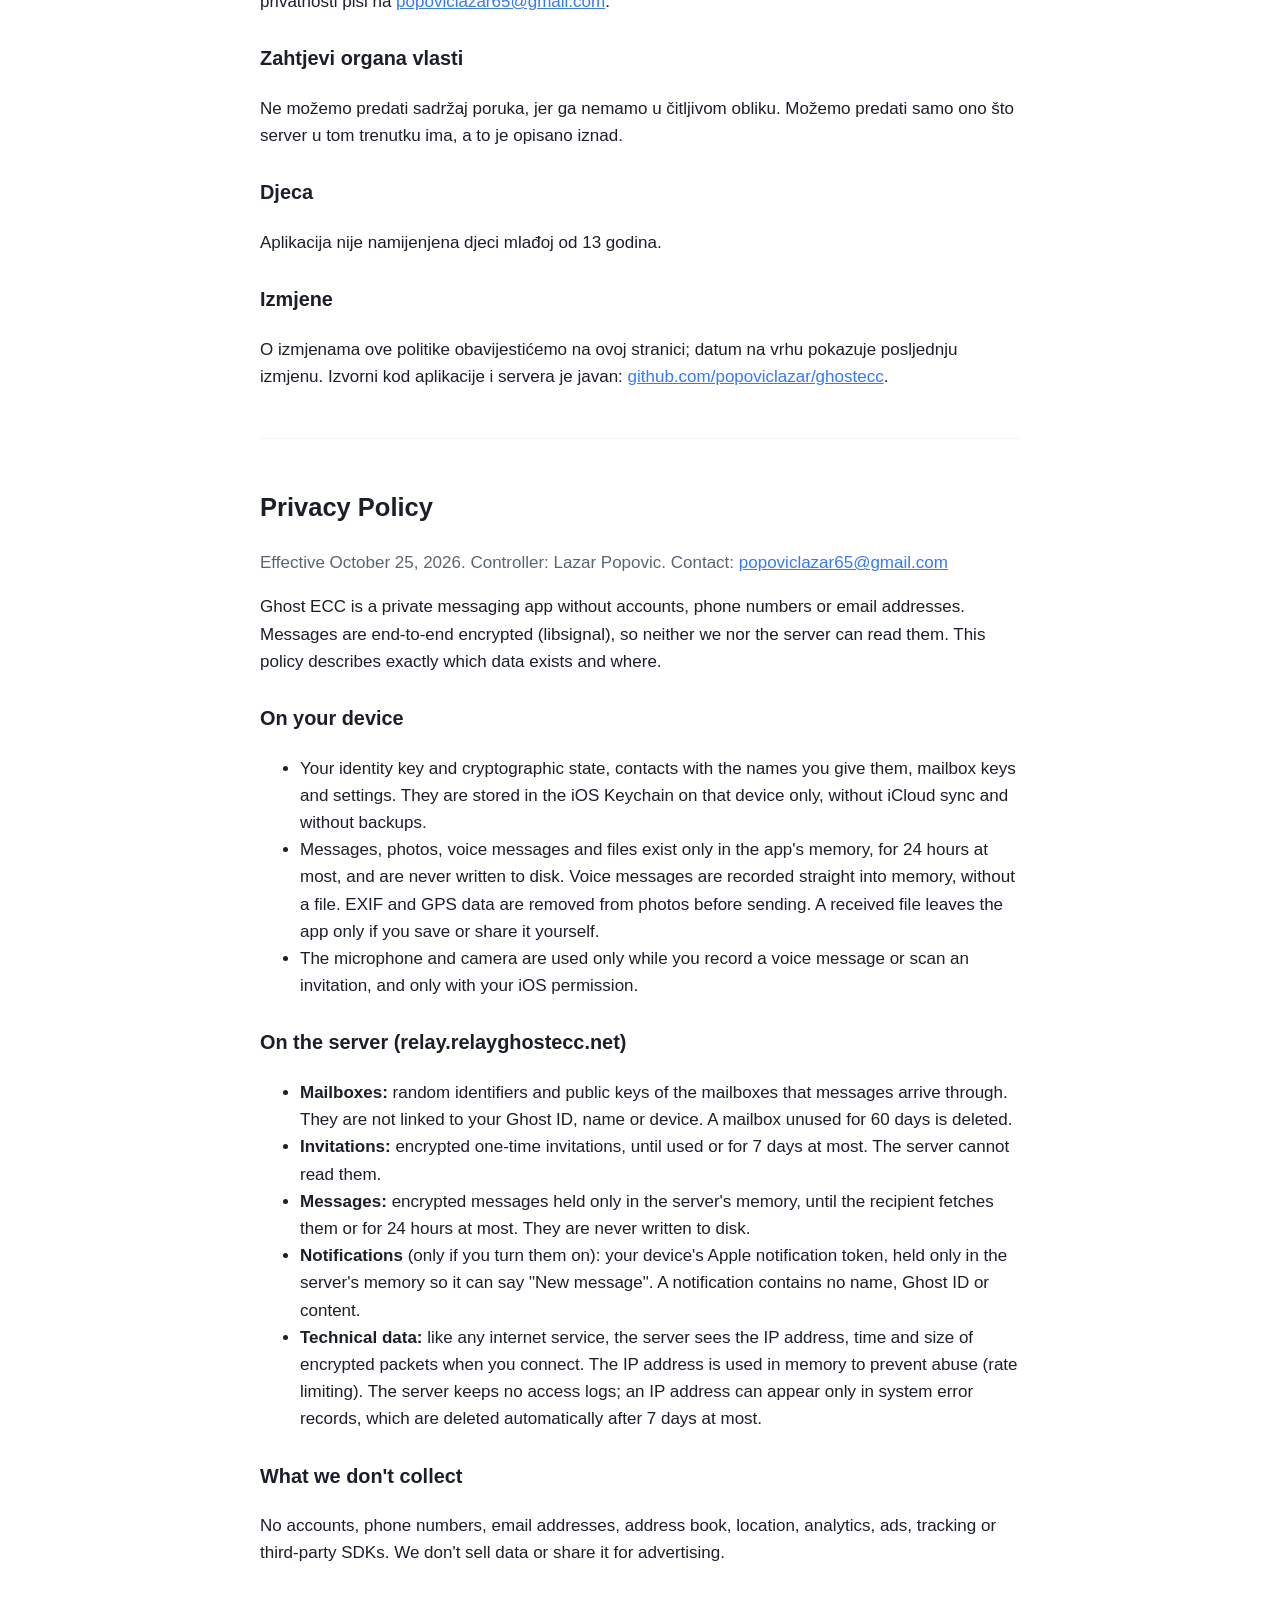
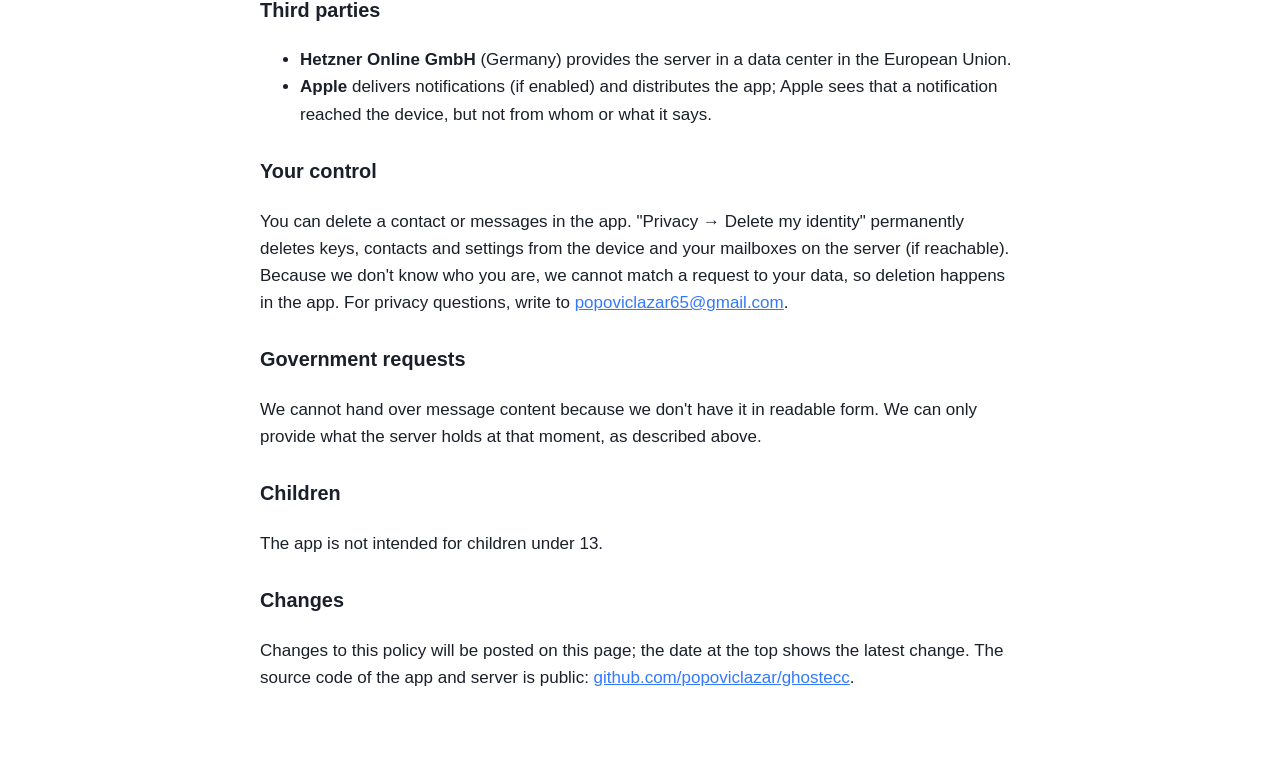
<file: ghostecc/privacy.html>
<!doctype html>
<html lang="sr-Latn">
<head>
<meta charset="utf-8"><meta name="viewport" content="width=device-width, initial-scale=1">
<title>Ghost ECC — Politika privatnosti / Privacy Policy</title>
<link rel="stylesheet" href="style.css">
</head>
<body><main>
<h1>Ghost ECC</h1>
<nav><a href="#sr">Srpski</a><a href="#en">English</a><a href="support.html">Podrška / Support</a></nav>

<section id="sr" lang="sr-Latn">
<h2>Politika privatnosti</h2>
<p class="muted">Važi od 25. oktobra 2026. Odgovorno lice: Lazar Popovic. Kontakt: <a href="mailto:popoviclazar65@gmail.com">popoviclazar65@gmail.com</a></p>

<p>Ghost ECC je aplikacija za privatne poruke bez naloga, broja telefona i email adrese. Poruke su šifrovane od kraja do kraja (libsignal), pa ih ni mi ni server ne možemo pročitati. Ova politika opisuje tačno koji podaci postoje i gdje.</p>

<h3>Na tvom uređaju</h3>
<ul>
<li>Identitetski ključ i kriptografsko stanje, kontakti sa imenima koja im ti daš, ključevi sandučića i podešavanja. Čuvaju se u iOS Keychain-u, samo na tom uređaju, bez iCloud sinhronizacije i bez bekapa.</li>
<li>Poruke, fotografije, glasovne poruke i fajlovi postoje samo u radnoj memoriji aplikacije, najduže 24 sata, i ne upisuju se na disk. Glasovne poruke se snimaju direktno u memoriju, bez fajla. Fotografijama se prije slanja uklanjaju EXIF i GPS podaci. Primljeni fajl napušta aplikaciju samo ako ga sam sačuvaš ili podijeliš.</li>
<li>Mikrofon i kamera se koriste samo dok snimaš glasovnu poruku, odnosno skeniraš pozivnicu, i samo uz tvoju iOS dozvolu.</li>
</ul>

<h3>Na serveru (relay.relayghostecc.net)</h3>
<ul>
<li><strong>Sandučići:</strong> nasumični identifikatori i javni ključevi sandučića preko kojih stižu poruke. Nisu povezani sa tvojim Ghost ID-em, imenom ni uređajem. Sandučić koji niko ne koristi 60 dana se briše.</li>
<li><strong>Pozivnice:</strong> šifrovane jednokratne pozivnice, dok se ne iskoriste ili najduže 7 dana. Server ne može da ih pročita.</li>
<li><strong>Poruke:</strong> šifrati poruka samo u radnoj memoriji servera, dok ih primalac ne preuzme ili najduže 24 sata. Nikad se ne upisuju na disk.</li>
<li><strong>Obavještenja</strong> (samo ako ih uključiš): Apple-ov token za obavještenja tvog uređaja, samo u radnoj memoriji servera, da bi server mogao da javi „Nova poruka“. Obavještenje ne sadrži ime, Ghost ID ni sadržaj.</li>
<li><strong>Tehnički podaci:</strong> kao svaki internet servis, server pri povezivanju vidi IP adresu, vrijeme i veličinu šifrovanih paketa. IP adresa se koristi u memoriji za zaštitu od zloupotrebe (ograničenje broja zahtjeva). Server ne vodi logove pristupa; IP adresa se može pojaviti samo u sistemskim zapisima o greškama, koji se automatski brišu nakon najviše 7 dana.</li>
</ul>

<h3>Šta ne prikupljamo</h3>
<p>Nema naloga, broja telefona, email adrese, imenika, lokacije, analitike, reklama, praćenja niti SDK-ova trećih strana. Podatke ne prodajemo i ne dijelimo radi reklamiranja.</p>

<h3>Treća lica</h3>
<ul>
<li><strong>Hetzner Online GmbH</strong> (Njemačka) obezbjeđuje server u data centru u Evropskoj uniji.</li>
<li><strong>Apple</strong> isporučuje obavještenja (ako su uključena) i distribuira aplikaciju; Apple vidi da je uređaju stiglo obavještenje, ali ne i od koga ni šta.</li>
</ul>

<h3>Tvoja kontrola</h3>
<p>Kontakt ili poruke možeš obrisati u aplikaciji. „Zaštita → Obriši moj identitet“ trajno briše ključeve, kontakte i podešavanja sa uređaja i sandučiće na serveru (ako je dostupan). Pošto ne znamo ko si, ne možemo povezati zahtjev sa tvojim podacima; brisanje zato radiš sam, u aplikaciji. Za pitanja o privatnosti piši na <a href="mailto:popoviclazar65@gmail.com">popoviclazar65@gmail.com</a>.</p>

<h3>Zahtjevi organa vlasti</h3>
<p>Ne možemo predati sadržaj poruka, jer ga nemamo u čitljivom obliku. Možemo predati samo ono što server u tom trenutku ima, a to je opisano iznad.</p>

<h3>Djeca</h3>
<p>Aplikacija nije namijenjena djeci mlađoj od 13 godina.</p>

<h3>Izmjene</h3>
<p>O izmjenama ove politike obavijestićemo na ovoj stranici; datum na vrhu pokazuje posljednju izmjenu. Izvorni kod aplikacije i servera je javan: <a href="https://github.com/popoviclazar/ghostecc">github.com/popoviclazar/ghostecc</a>.</p>
</section>

<hr>

<section id="en" lang="en">
<h2>Privacy Policy</h2>
<p class="muted">Effective October 25, 2026. Controller: Lazar Popovic. Contact: <a href="mailto:popoviclazar65@gmail.com">popoviclazar65@gmail.com</a></p>

<p>Ghost ECC is a private messaging app without accounts, phone numbers or email addresses. Messages are end-to-end encrypted (libsignal), so neither we nor the server can read them. This policy describes exactly which data exists and where.</p>

<h3>On your device</h3>
<ul>
<li>Your identity key and cryptographic state, contacts with the names you give them, mailbox keys and settings. They are stored in the iOS Keychain on that device only, without iCloud sync and without backups.</li>
<li>Messages, photos, voice messages and files exist only in the app's memory, for 24 hours at most, and are never written to disk. Voice messages are recorded straight into memory, without a file. EXIF and GPS data are removed from photos before sending. A received file leaves the app only if you save or share it yourself.</li>
<li>The microphone and camera are used only while you record a voice message or scan an invitation, and only with your iOS permission.</li>
</ul>

<h3>On the server (relay.relayghostecc.net)</h3>
<ul>
<li><strong>Mailboxes:</strong> random identifiers and public keys of the mailboxes that messages arrive through. They are not linked to your Ghost ID, name or device. A mailbox unused for 60 days is deleted.</li>
<li><strong>Invitations:</strong> encrypted one-time invitations, until used or for 7 days at most. The server cannot read them.</li>
<li><strong>Messages:</strong> encrypted messages held only in the server's memory, until the recipient fetches them or for 24 hours at most. They are never written to disk.</li>
<li><strong>Notifications</strong> (only if you turn them on): your device's Apple notification token, held only in the server's memory so it can say "New message". A notification contains no name, Ghost ID or content.</li>
<li><strong>Technical data:</strong> like any internet service, the server sees the IP address, time and size of encrypted packets when you connect. The IP address is used in memory to prevent abuse (rate limiting). The server keeps no access logs; an IP address can appear only in system error records, which are deleted automatically after 7 days at most.</li>
</ul>

<h3>What we don't collect</h3>
<p>No accounts, phone numbers, email addresses, address book, location, analytics, ads, tracking or third-party SDKs. We don't sell data or share it for advertising.</p>

<h3>Third parties</h3>
<ul>
<li><strong>Hetzner Online GmbH</strong> (Germany) provides the server in a data center in the European Union.</li>
<li><strong>Apple</strong> delivers notifications (if enabled) and distributes the app; Apple sees that a notification reached the device, but not from whom or what it says.</li>
</ul>

<h3>Your control</h3>
<p>You can delete a contact or messages in the app. "Privacy → Delete my identity" permanently deletes keys, contacts and settings from the device and your mailboxes on the server (if reachable). Because we don't know who you are, we cannot match a request to your data, so deletion happens in the app. For privacy questions, write to <a href="mailto:popoviclazar65@gmail.com">popoviclazar65@gmail.com</a>.</p>

<h3>Government requests</h3>
<p>We cannot hand over message content because we don't have it in readable form. We can only provide what the server holds at that moment, as described above.</p>

<h3>Children</h3>
<p>The app is not intended for children under 13.</p>

<h3>Changes</h3>
<p>Changes to this policy will be posted on this page; the date at the top shows the latest change. The source code of the app and server is public: <a href="https://github.com/popoviclazar/ghostecc">github.com/popoviclazar/ghostecc</a>.</p>
</section>
</main></body>
</html>
</file>
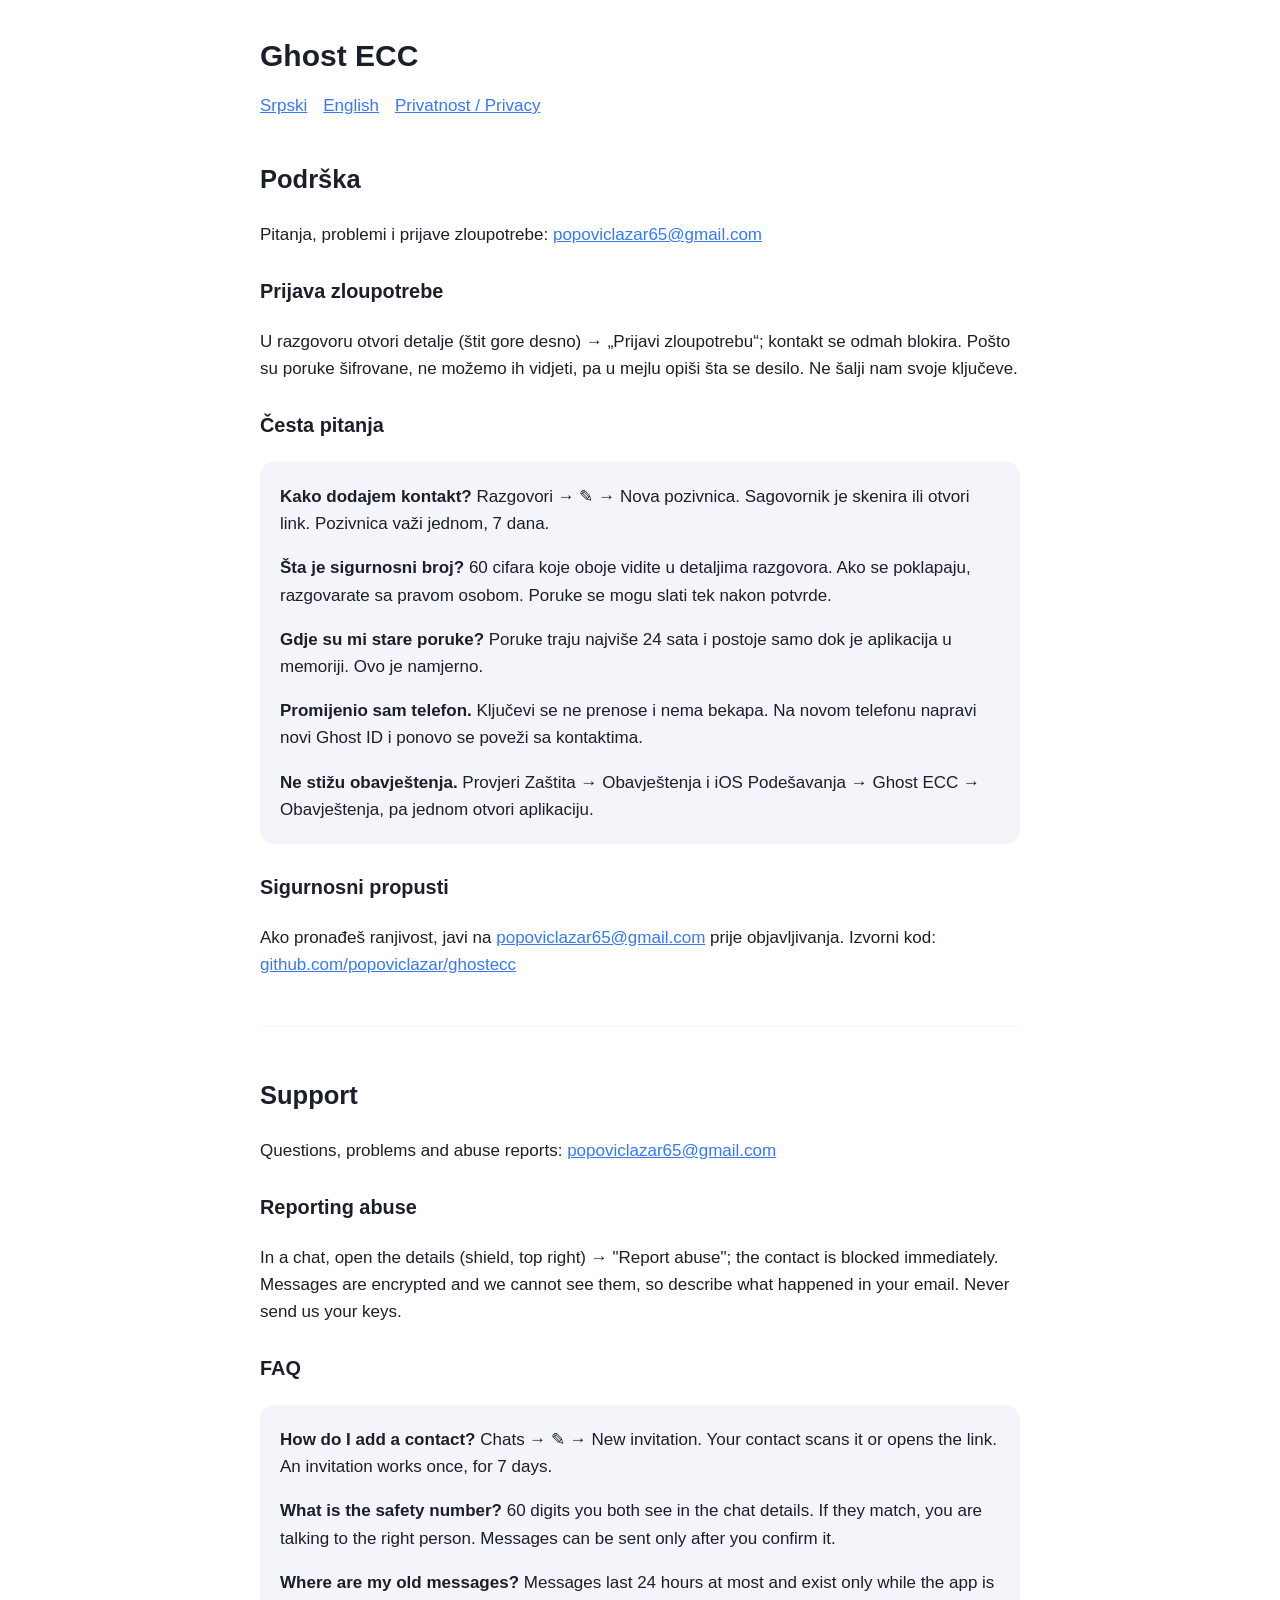
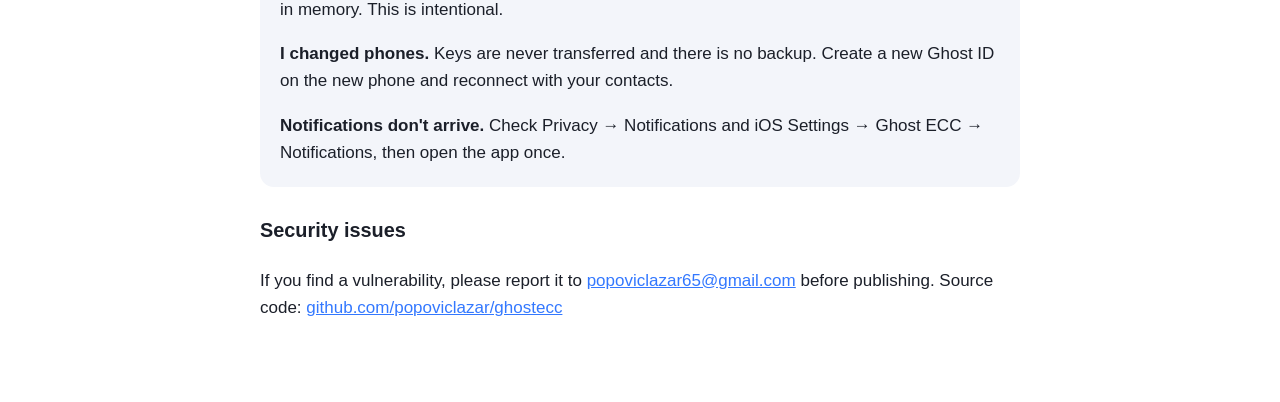
<file: ghostecc/support.html>
<!doctype html>
<html lang="sr-Latn">
<head>
<meta charset="utf-8"><meta name="viewport" content="width=device-width, initial-scale=1">
<title>Ghost ECC — Podrška / Support</title>
<link rel="stylesheet" href="style.css">
</head>
<body><main>
<h1>Ghost ECC</h1>
<nav><a href="#sr">Srpski</a><a href="#en">English</a><a href="privacy.html">Privatnost / Privacy</a></nav>

<section id="sr" lang="sr-Latn">
<h2>Podrška</h2>
<p>Pitanja, problemi i prijave zloupotrebe: <a href="mailto:popoviclazar65@gmail.com">popoviclazar65@gmail.com</a></p>
<h3>Prijava zloupotrebe</h3>
<p>U razgovoru otvori detalje (štit gore desno) → „Prijavi zloupotrebu“; kontakt se odmah blokira. Pošto su poruke šifrovane, ne možemo ih vidjeti, pa u mejlu opiši šta se desilo. Ne šalji nam svoje ključeve.</p>
<h3>Česta pitanja</h3>
<div class="panel">
<p><strong>Kako dodajem kontakt?</strong> Razgovori → ✎ → Nova pozivnica. Sagovornik je skenira ili otvori link. Pozivnica važi jednom, 7 dana.</p>
<p><strong>Šta je sigurnosni broj?</strong> 60 cifara koje oboje vidite u detaljima razgovora. Ako se poklapaju, razgovarate sa pravom osobom. Poruke se mogu slati tek nakon potvrde.</p>
<p><strong>Gdje su mi stare poruke?</strong> Poruke traju najviše 24 sata i postoje samo dok je aplikacija u memoriji. Ovo je namjerno.</p>
<p><strong>Promijenio sam telefon.</strong> Ključevi se ne prenose i nema bekapa. Na novom telefonu napravi novi Ghost ID i ponovo se poveži sa kontaktima.</p>
<p><strong>Ne stižu obavještenja.</strong> Provjeri Zaštita → Obavještenja i iOS Podešavanja → Ghost ECC → Obavještenja, pa jednom otvori aplikaciju.</p>
</div>
<h3>Sigurnosni propusti</h3>
<p>Ako pronađeš ranjivost, javi na <a href="mailto:popoviclazar65@gmail.com">popoviclazar65@gmail.com</a> prije objavljivanja. Izvorni kod: <a href="https://github.com/popoviclazar/ghostecc">github.com/popoviclazar/ghostecc</a></p>
</section>

<hr>

<section id="en" lang="en">
<h2>Support</h2>
<p>Questions, problems and abuse reports: <a href="mailto:popoviclazar65@gmail.com">popoviclazar65@gmail.com</a></p>
<h3>Reporting abuse</h3>
<p>In a chat, open the details (shield, top right) → "Report abuse"; the contact is blocked immediately. Messages are encrypted and we cannot see them, so describe what happened in your email. Never send us your keys.</p>
<h3>FAQ</h3>
<div class="panel">
<p><strong>How do I add a contact?</strong> Chats → ✎ → New invitation. Your contact scans it or opens the link. An invitation works once, for 7 days.</p>
<p><strong>What is the safety number?</strong> 60 digits you both see in the chat details. If they match, you are talking to the right person. Messages can be sent only after you confirm it.</p>
<p><strong>Where are my old messages?</strong> Messages last 24 hours at most and exist only while the app is in memory. This is intentional.</p>
<p><strong>I changed phones.</strong> Keys are never transferred and there is no backup. Create a new Ghost ID on the new phone and reconnect with your contacts.</p>
<p><strong>Notifications don't arrive.</strong> Check Privacy → Notifications and iOS Settings → Ghost ECC → Notifications, then open the app once.</p>
</div>
<h3>Security issues</h3>
<p>If you find a vulnerability, please report it to <a href="mailto:popoviclazar65@gmail.com">popoviclazar65@gmail.com</a> before publishing. Source code: <a href="https://github.com/popoviclazar/ghostecc">github.com/popoviclazar/ghostecc</a></p>
</section>
</main></body>
</html>
</file>
<file: style.css>
:root{
  --night:#0d1730; --deep:#142347; --mint:#5ef5bd; --ice:#bddbff; --wood:#e8a361; --edge:#76452f;
  --bg:#f3f7fd; --surface:#ffffff; --text:#14213d; --muted:#4a5a78; --line:#d6e0ef; --link:#0b6b4d;
  color-scheme:light dark;
}
@media (prefers-color-scheme:dark){
  :root{--bg:#0a1226; --surface:#111d3a; --text:#e9f0fb; --muted:#a9b9d3; --line:#22345c; --link:#5ef5bd;}
}
*{box-sizing:border-box}
html{-webkit-text-size-adjust:100%}
body{margin:0;background:var(--bg);color:var(--text);
  font:17px/1.6 -apple-system,BlinkMacSystemFont,"Segoe UI",Roboto,"Helvetica Neue",Arial,sans-serif}
a{color:var(--link);text-underline-offset:3px}
a:focus-visible{outline:3px solid var(--mint);outline-offset:2px;border-radius:3px}
.top{background:var(--night);color:#fff;padding:env(safe-area-inset-top,0) 0 0}
.bar{max-width:760px;margin:0 auto;padding:16px 22px;display:flex;align-items:center;gap:12px;flex-wrap:wrap}
.brand{display:flex;align-items:center;gap:10px;color:#fff;text-decoration:none;font-weight:800;
  font-family:ui-rounded,"SF Pro Rounded",-apple-system,system-ui,sans-serif;font-size:19px}
.brand img{width:34px;height:34px;border-radius:8px}
nav{margin-left:auto;display:flex;gap:18px}
nav a{color:var(--ice);text-decoration:none;font-weight:600;font-size:15px}
nav a[aria-current=page]{color:var(--mint)}
.hero{max-width:760px;margin:0 auto;padding:30px 22px 52px;position:relative;overflow:hidden}
.hero h1{margin:0 0 8px;font-family:ui-rounded,"SF Pro Rounded",-apple-system,system-ui,sans-serif;
  font-weight:900;font-size:clamp(32px,7vw,48px);line-height:1.05;letter-spacing:-.02em;color:#fff;max-width:14ch}
.hero p{margin:0;color:var(--ice);max-width:46ch}
/* The one memorable element: a tilted plank with a ball, like the game itself. */
.seesaw{position:relative;height:70px;margin-top:30px;max-width:420px}
.plank{position:absolute;left:0;right:0;top:34px;height:14px;border-radius:7px;background:var(--wood);
  box-shadow:inset 0 -4px 0 var(--edge);transform:rotate(-4deg);transform-origin:50% 50%}
.ball{position:absolute;top:2px;left:62%;width:30px;height:30px;border-radius:50%;background:var(--mint)}
.pivot{position:absolute;left:calc(50% - 14px);top:46px;width:0;height:0;border-left:14px solid transparent;
  border-right:14px solid transparent;border-bottom:22px solid var(--ice)}
@media (prefers-reduced-motion:no-preference){
  .plank{animation:tilt 5s ease-in-out infinite alternate}
  .ball{animation:roll 5s ease-in-out infinite alternate}
  @keyframes tilt{from{transform:rotate(-4deg)}to{transform:rotate(4deg)}}
  @keyframes roll{from{left:62%;top:2px}to{left:30%;top:2px}}
}
main{max-width:760px;margin:0 auto;padding:36px 22px 20px}
main h2{font-family:ui-rounded,"SF Pro Rounded",-apple-system,system-ui,sans-serif;font-size:24px;
  line-height:1.25;margin:40px 0 10px}
main h2:first-child{margin-top:0}
main h3{font-size:18px;margin:24px 0 4px}
main p,main li{max-width:68ch}
.meta{color:var(--muted);font-size:15px}
.contact{background:var(--surface);border:1px solid var(--line);border-left:6px solid var(--wood);
  border-radius:10px;padding:18px 20px;margin:8px 0 28px}
.contact strong{display:block;font-size:19px}
.table-wrap{overflow-x:auto;margin:12px 0}
table{border-collapse:collapse;width:100%;font-size:15px;background:var(--surface)}
th,td{text-align:left;vertical-align:top;padding:10px 12px;border:1px solid var(--line)}
th{background:var(--deep);color:#fff;font-weight:700}
details{border-bottom:1px solid var(--line);padding:14px 0}
summary{cursor:pointer;font-weight:700;font-size:18px}
details p{margin:8px 0 0}
footer{max-width:760px;margin:0 auto;padding:28px 22px calc(36px + env(safe-area-inset-bottom,0));
  color:var(--muted);font-size:14px;border-top:1px solid var(--line)}
.links{display:flex;gap:14px;flex-wrap:wrap;margin:22px 0 0;padding:0;list-style:none}
.links a{display:inline-block;padding:12px 18px;border-radius:12px;background:var(--mint);color:var(--night);
  font-weight:800;text-decoration:none}
@media (max-width:480px){table{font-size:14px}th,td{padding:8px}}
</file>
<file: ghostecc/style.css>
:root { color-scheme: light dark; --fg: #1b1f29; --muted: #5b6475; --bg: #ffffff; --accent: #3378ff; --panel: #f3f5fa; }
@media (prefers-color-scheme: dark) { :root { --fg: #e9edf5; --muted: #9aa4b6; --bg: #060a13; --panel: #0f1626; } }
body { margin: 0; background: var(--bg); color: var(--fg); font: 17px/1.6 -apple-system, BlinkMacSystemFont, "Segoe UI", Roboto, sans-serif; }
main { max-width: 760px; margin: 0 auto; padding: 32px 20px 64px; }
h1 { font-size: 30px; margin: 0 0 4px; } h2 { margin-top: 40px; } h3 { margin-top: 28px; }
nav { display: flex; gap: 16px; margin: 12px 0 28px; } a { color: var(--accent); }
.muted { color: var(--muted); } .panel { background: var(--panel); border-radius: 14px; padding: 4px 20px; }
hr { border: 0; border-top: 1px solid var(--panel); margin: 48px 0; }
</file>
